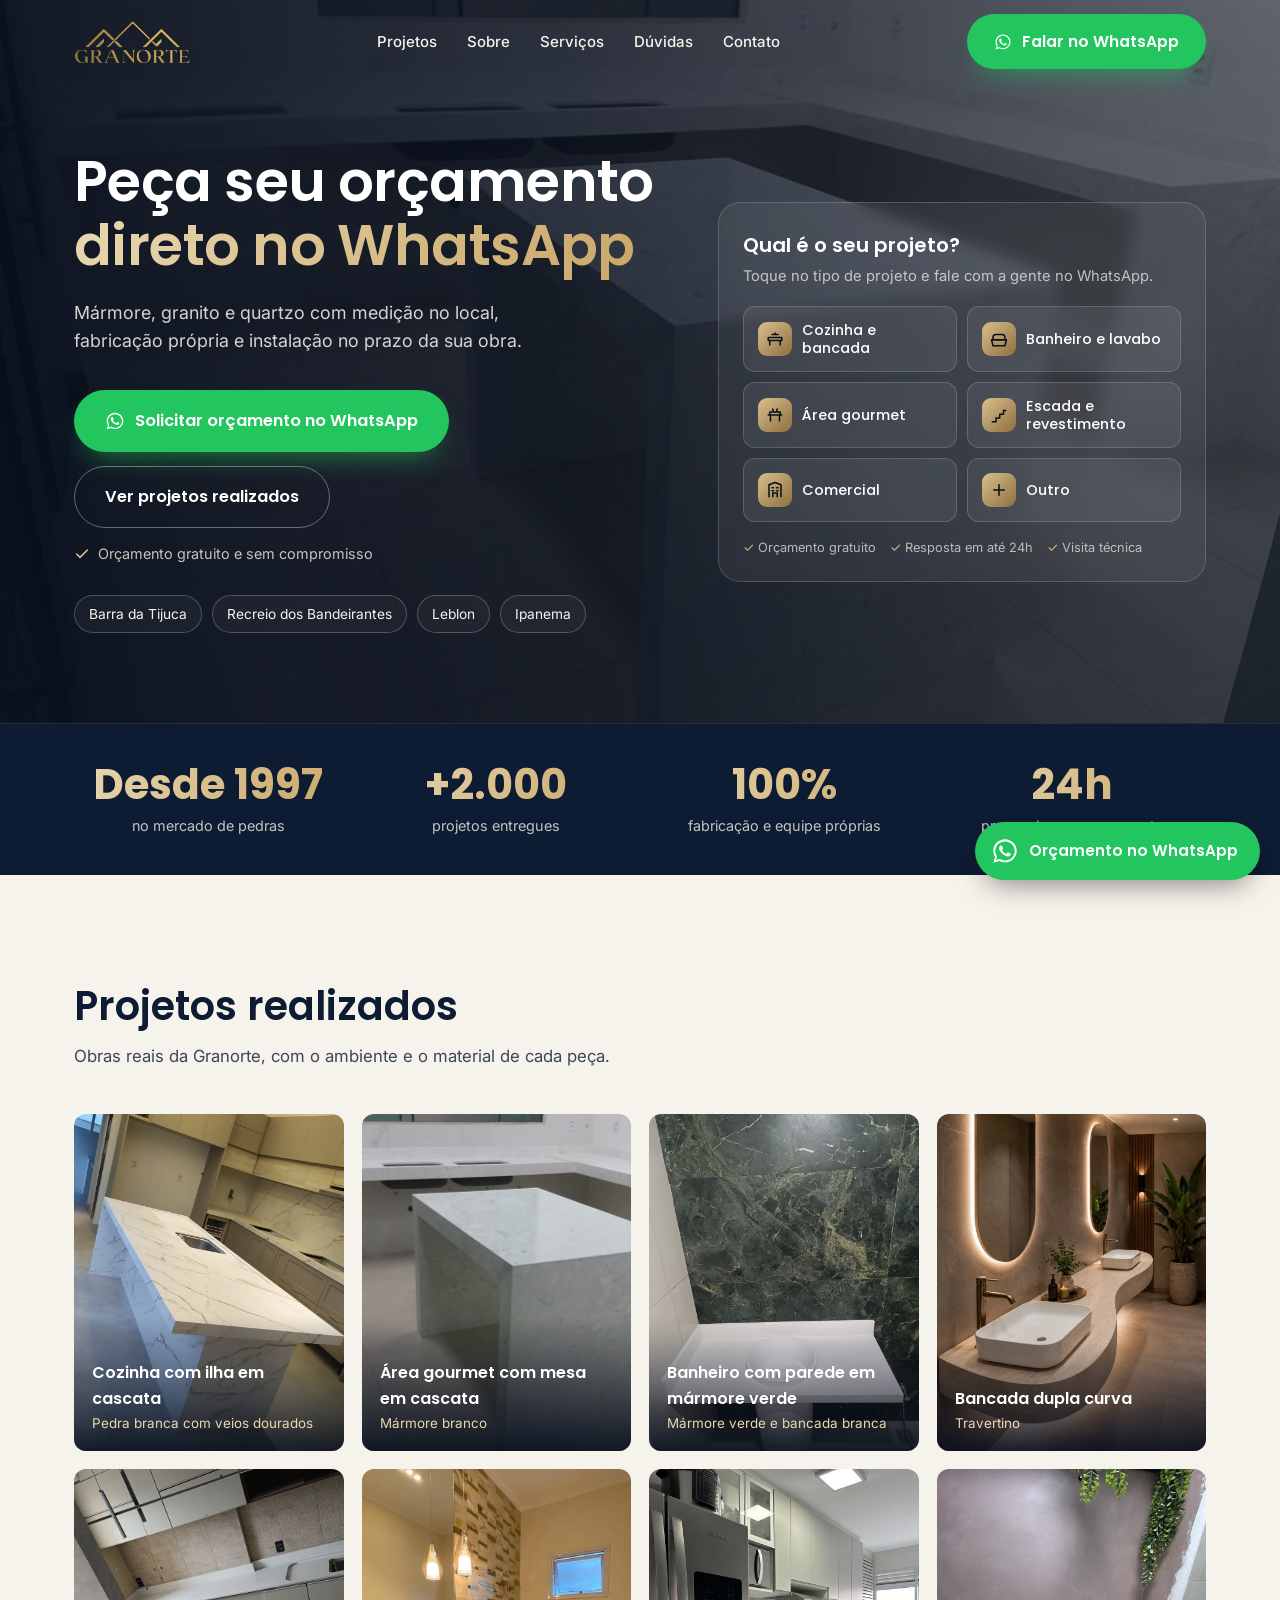
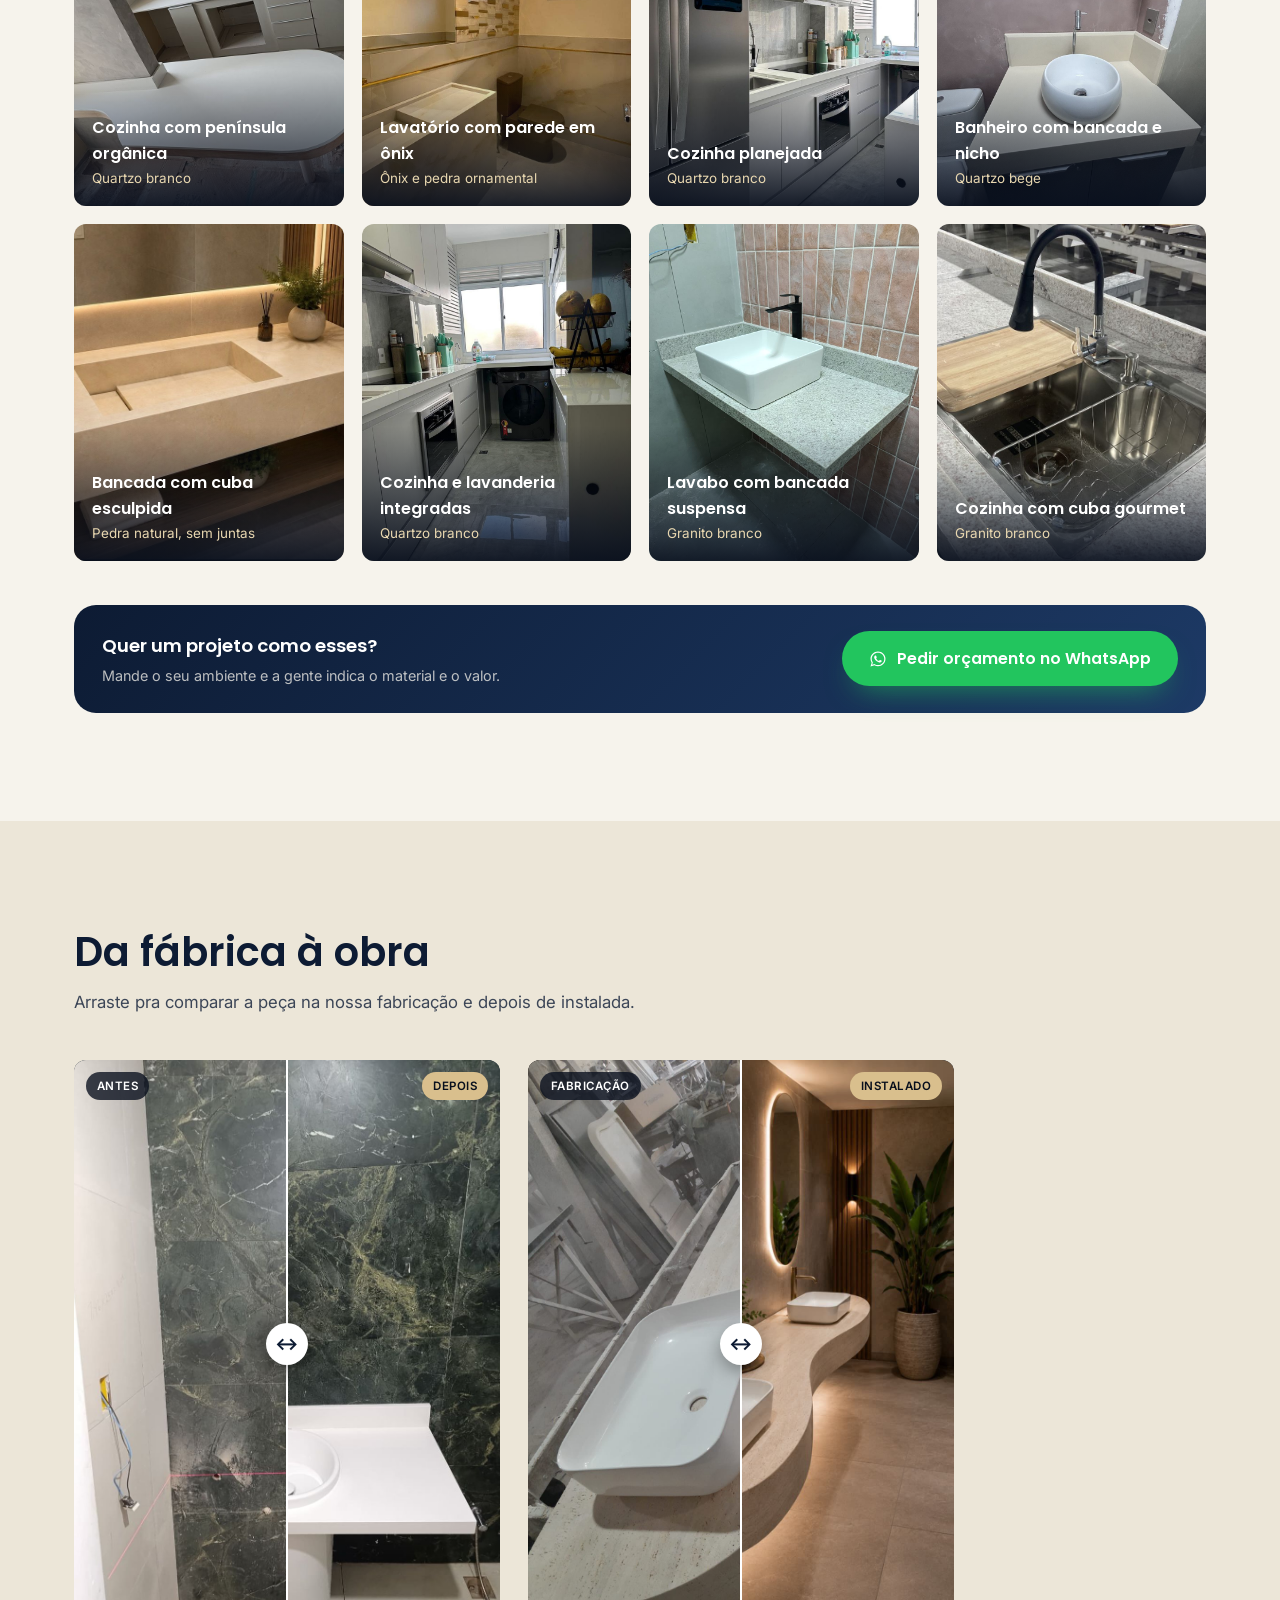
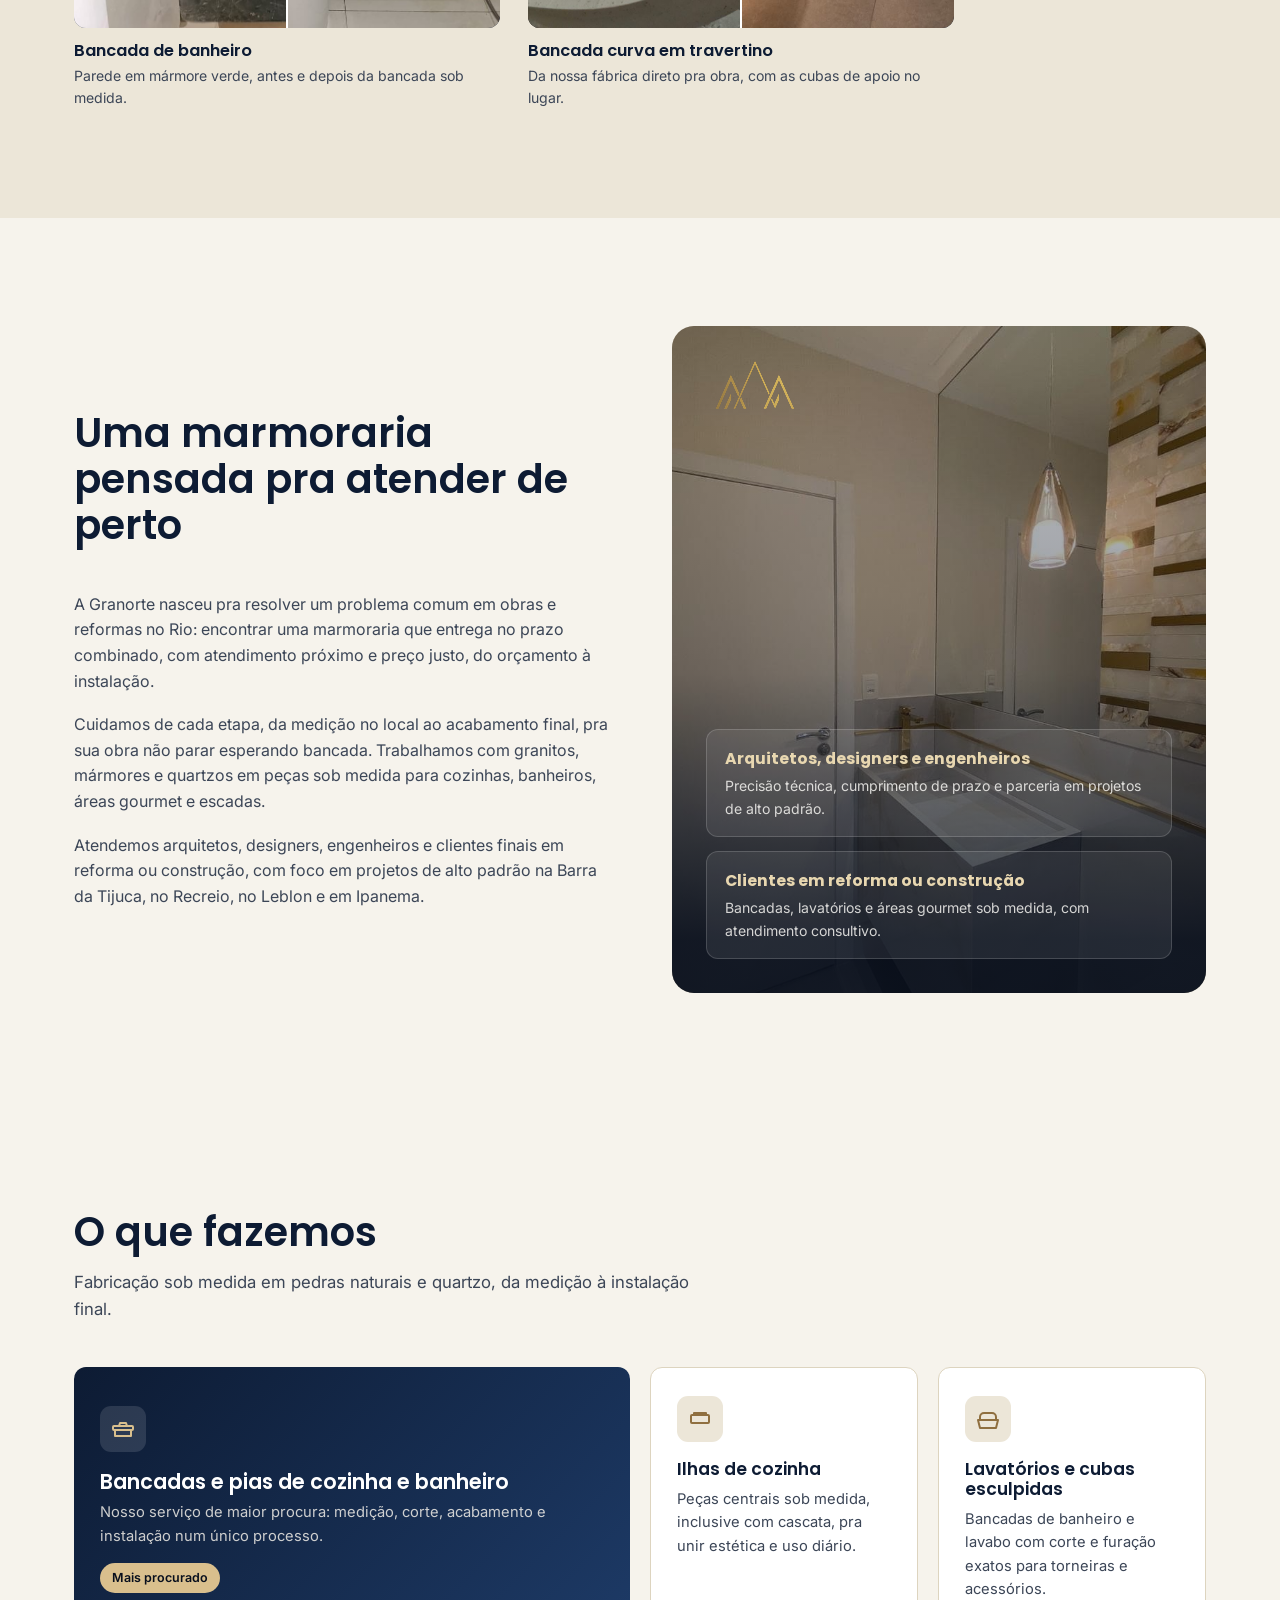
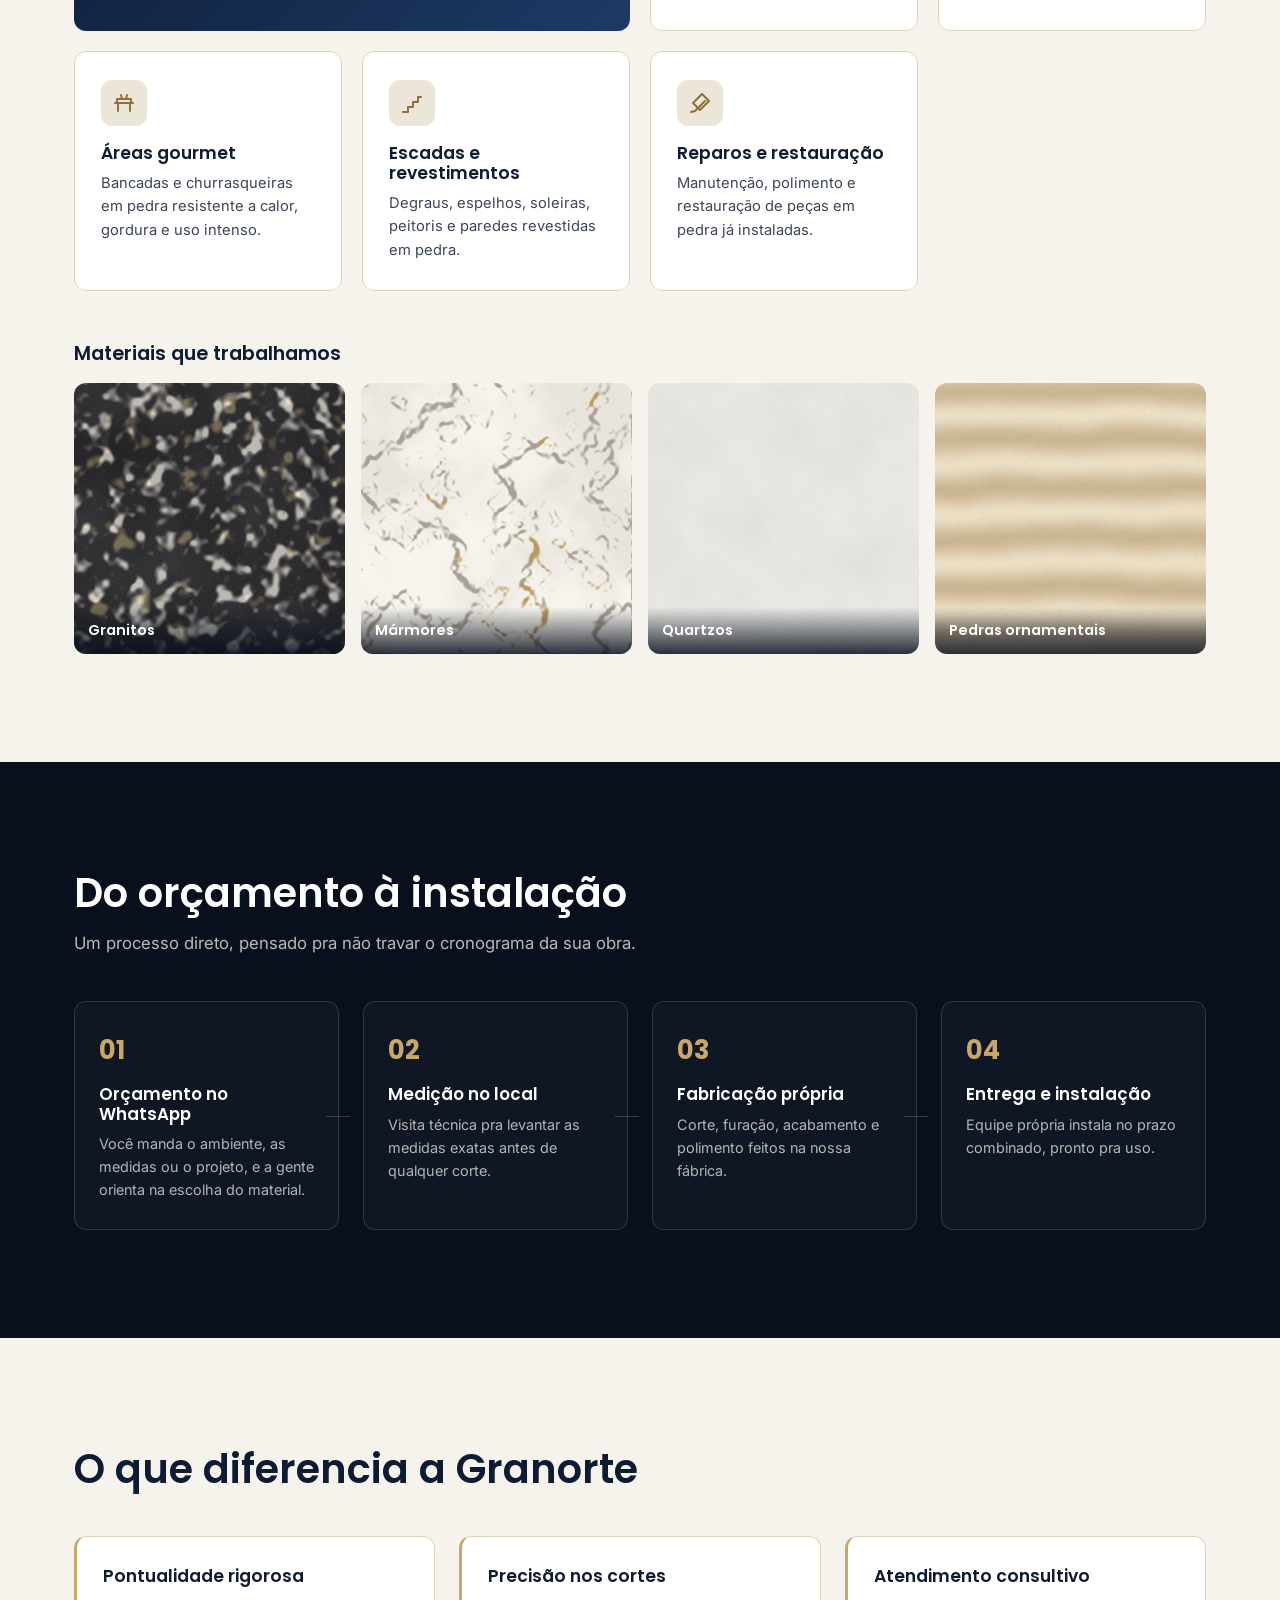
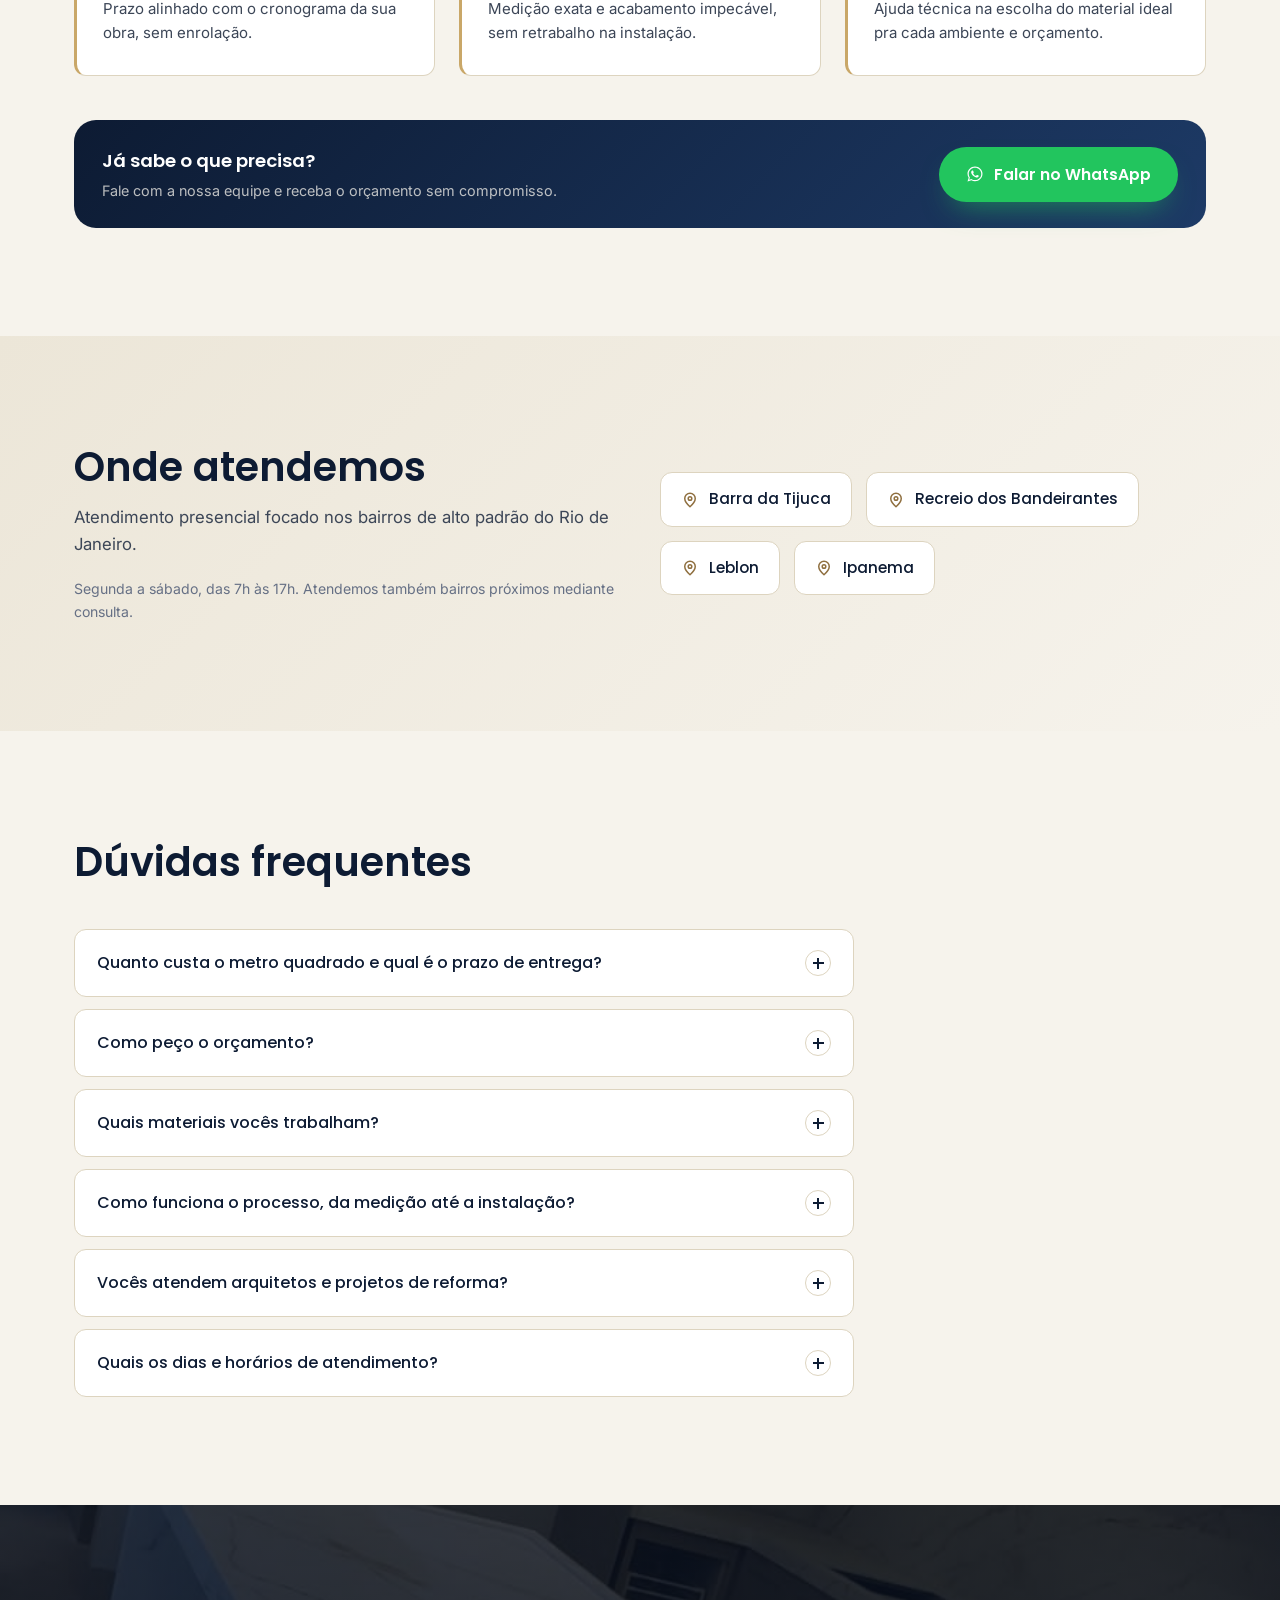
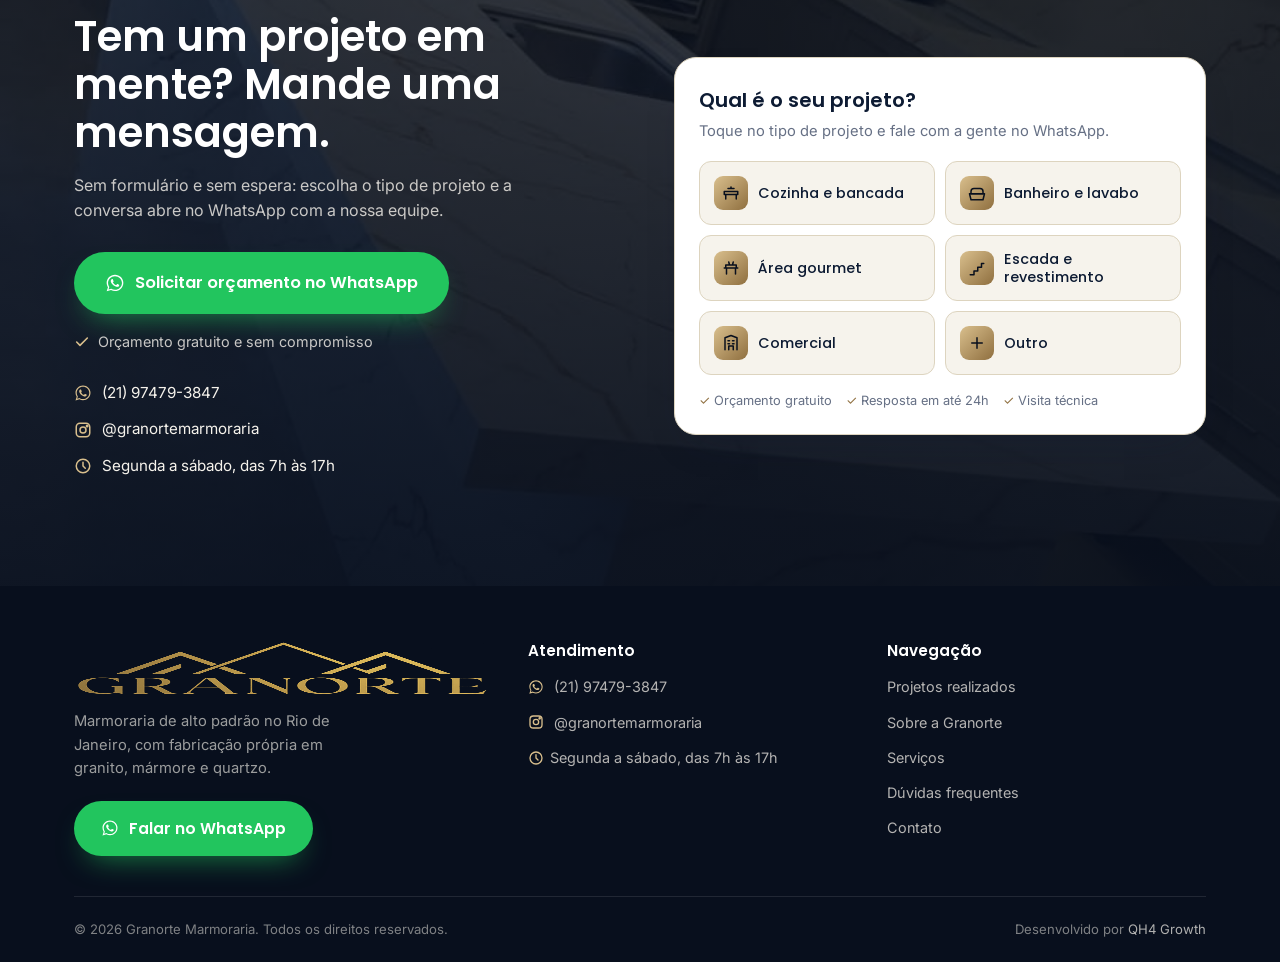
<file: index.html>
<!DOCTYPE html>
<html lang="pt-BR">
<head>
<meta charset="UTF-8">
<meta name="viewport" content="width=device-width, initial-scale=1.0">
<title>Granorte Marmoraria | Marmoraria de Alto Padrão no Rio de Janeiro</title>
<meta name="description" content="Peça seu orçamento direto no WhatsApp. Mármore, granito e quartzo com medição no local, fabricação própria e instalação no prazo da sua obra. Barra da Tijuca, Recreio, Leblon e Ipanema.">
<link rel="canonical" href="https://lp.granortemarmoraria.com.br/">

<!-- Favicons -->
<link rel="icon" type="image/x-icon" href="assets/img/favicon.ico">
<link rel="icon" type="image/png" sizes="32x32" href="assets/img/favicon-32.png">
<link rel="icon" type="image/png" sizes="16x16" href="assets/img/favicon-16.png">
<link rel="apple-touch-icon" sizes="180x180" href="assets/img/apple-touch-icon.png">
<link rel="manifest" href="site.webmanifest">
<meta name="theme-color" content="#0d1b33">

<!-- Open Graph -->
<meta property="og:type" content="website">
<meta property="og:site_name" content="Granorte Marmoraria">
<meta property="og:title" content="Granorte Marmoraria | Marmoraria de Alto Padrão no Rio de Janeiro">
<meta property="og:description" content="Bancadas, ilhas e projetos sob medida em granito, mármore e quartzo. Atendimento na Barra da Tijuca, Recreio, Leblon e Ipanema, com prazo rigoroso e acabamento impecável.">
<meta property="og:image" content="https://lp.granortemarmoraria.com.br/assets/img/og-image.jpg">
<meta property="og:image:width" content="1200">
<meta property="og:image:height" content="630">
<meta property="og:locale" content="pt_BR">
<meta property="og:url" content="https://lp.granortemarmoraria.com.br/">

<!-- Twitter Card -->
<meta name="twitter:card" content="summary_large_image">
<meta name="twitter:title" content="Granorte Marmoraria | Marmoraria de Alto Padrão no Rio de Janeiro">
<meta name="twitter:description" content="Bancadas, ilhas e projetos sob medida em granito, mármore e quartzo, com prazo rigoroso e acabamento impecável. Barra da Tijuca, Recreio, Leblon e Ipanema.">
<meta name="twitter:image" content="https://lp.granortemarmoraria.com.br/assets/img/og-image.jpg">

<meta name="robots" content="index, follow">
<meta name="geo.region" content="BR-RJ">
<meta name="geo.placename" content="Rio de Janeiro">

<!-- Preload hero assets -->
<link rel="preload" as="image" href="assets/img/projetos/hero-mobile.jpg" media="(max-width: 959px)" fetchpriority="high">
<link rel="preload" as="image" href="assets/img/projetos/hero-desktop.jpg" media="(min-width: 960px)" fetchpriority="high">
<link rel="preload" as="image" href="assets/img/logo-compact.png">

<!-- Fonts -->
<link rel="preconnect" href="https://fonts.googleapis.com">
<link rel="preconnect" href="https://fonts.gstatic.com" crossorigin>
<link href="https://fonts.googleapis.com/css2?family=Inter:wght@400;500;600;700&family=Poppins:wght@500;600;700&display=swap" rel="stylesheet">

<link rel="stylesheet" href="assets/css/style.css">

<!-- Google Tag Manager (substituir GTM-XXXXXXX pelo ID real do cliente) -->
<script>(function(w,d,s,l,i){w[l]=w[l]||[];w[l].push({'gtm.start':
new Date().getTime(),event:'gtm.js'});var f=d.getElementsByTagName(s)[0],
j=d.createElement(s),dl=l!='dataLayer'?'&l='+l:'';j.async=true;j.src=
'https://www.googletagmanager.com/gtm.js?id='+i+dl;f.parentNode.insertBefore(j,f);
})(window,document,'script','dataLayer','GTM-WQK8FV2B');</script>
<!-- End Google Tag Manager -->

<!-- JSON-LD: LocalBusiness -->
<script type="application/ld+json">
{
  "@context": "https://schema.org",
  "@type": "HomeAndConstructionBusiness",
  "name": "Granorte Marmoraria",
  "image": "https://lp.granortemarmoraria.com.br/assets/img/og-image.jpg",
  "url": "https://lp.granortemarmoraria.com.br/",
  "telephone": "+5521974793847",
  "priceRange": "$$$",
  "address": {
    "@type": "PostalAddress",
    "addressLocality": "Rio de Janeiro",
    "addressRegion": "RJ",
    "addressCountry": "BR"
  },
  "areaServed": [
    { "@type": "Place", "name": "Barra da Tijuca" },
    { "@type": "Place", "name": "Recreio dos Bandeirantes" },
    { "@type": "Place", "name": "Leblon" },
    { "@type": "Place", "name": "Ipanema" }
  ],
  "openingHoursSpecification": {
    "@type": "OpeningHoursSpecification",
    "dayOfWeek": ["Monday","Tuesday","Wednesday","Thursday","Friday","Saturday"],
    "opens": "07:00",
    "closes": "17:00"
  },
  "sameAs": ["https://www.instagram.com/granortemarmoraria/"]
}
</script>

<!-- JSON-LD: FAQPage -->
<script type="application/ld+json">
{
  "@context": "https://schema.org",
  "@type": "FAQPage",
  "mainEntity": [
    {
      "@type": "Question",
      "name": "Quanto custa o metro quadrado e qual é o prazo de entrega?",
      "acceptedAnswer": {
        "@type": "Answer",
        "text": "O valor do metro quadrado varia de acordo com o tipo de material, a espessura e o acabamento das bordas escolhido. Pra passar um orçamento exato, perguntamos se você já tem o projeto com as medidas ou prefere agendar uma medição no local, e qual é o ambiente (cozinha, banheiro ou área externa). Trabalhamos com prazos ágeis e entrega com medidas exatas e acabamento impecável."
      }
    },
    {
      "@type": "Question",
      "name": "Como peço o orçamento?",
      "acceptedAnswer": {
        "@type": "Answer",
        "text": "Direto pelo WhatsApp: toque em um dos botões da página e a conversa abre com a mensagem pronta. Se puder, mande fotos do ambiente, medidas aproximadas ou o projeto do arquiteto. O orçamento é gratuito e sem compromisso."
      }
    },
    {
      "@type": "Question",
      "name": "Quais materiais a Granorte trabalha?",
      "acceptedAnswer": {
        "@type": "Answer",
        "text": "Trabalhamos com granitos, mármores, quartzos e pedras ornamentais, sempre indicando o material mais adequado pro seu ambiente, uso e orçamento."
      }
    },
    {
      "@type": "Question",
      "name": "Como funciona o processo, da medição até a instalação?",
      "acceptedAnswer": {
        "@type": "Answer",
        "text": "O processo segue quatro etapas: orçamento pelo WhatsApp, medição no local, fabricação na nossa fábrica (corte, furação, acabamento e polimento) e, por fim, entrega e instalação pela nossa equipe."
      }
    },
    {
      "@type": "Question",
      "name": "A Granorte atende arquitetos e projetos de reforma?",
      "acceptedAnswer": {
        "@type": "Answer",
        "text": "Sim. Atendemos arquitetos, designers e engenheiros em projetos de alto padrão, e também clientes finais em reforma ou construção, sempre com atendimento consultivo na escolha do material."
      }
    },
    {
      "@type": "Question",
      "name": "Quais são os dias e horários de atendimento da Granorte?",
      "acceptedAnswer": {
        "@type": "Answer",
        "text": "Atendemos de segunda a sábado, das 7h às 17h."
      }
    }
  ]
}
</script>
</head>
<body>
<!-- Google Tag Manager (noscript) -->
<noscript><iframe src="https://www.googletagmanager.com/ns.html?id=GTM-WQK8FV2B"
height="0" width="0" style="display:none;visibility:hidden"></iframe></noscript>
<!-- End Google Tag Manager (noscript) -->

<!--
  CONTATO: não há formulário nesta página. Todo elemento com o atributo data-wa
  vira link direto pro WhatsApp (ver assets/js/script.js). O valor de data-wa é
  o tipo de projeto que entra na mensagem; data-cta identifica o ponto da página
  no evento "whatsapp_click" do dataLayer (GTM).
-->

<!-- ===================== HEADER ===================== -->
<header class="site-header" id="siteHeader">
  <div class="container">
    <a href="#topo" class="brand" aria-label="Granorte Marmoraria, página inicial">
      <img src="assets/img/logo-compact.png" alt="Granorte Marmoraria" width="775" height="280" style="height:42px;width:auto;">
    </a>

    <nav class="main-nav" aria-label="Navegação principal">
      <ul>
        <li><a href="#projetos">Projetos</a></li>
        <li><a href="#sobre">Sobre</a></li>
        <li><a href="#servicos">Serviços</a></li>
        <li><a href="#faq">Dúvidas</a></li>
        <li><a href="#contato">Contato</a></li>
      </ul>
    </nav>

    <div class="header-cta">
      <a href="https://wa.me/5521974793847" data-wa="" data-cta="header" class="btn btn-wa">
        <svg viewBox="0 0 24 24" fill="currentColor" aria-hidden="true"><path d="M12 2C6.48 2 2 6.34 2 11.68c0 1.94.58 3.75 1.58 5.28L2 22l5.2-1.53a10.4 10.4 0 0 0 4.8 1.2c5.52 0 10-4.34 10-9.99C22 6.34 17.52 2 12 2Zm0 18.15c-1.6 0-3.09-.44-4.36-1.2l-.31-.18-3.09.91.93-3-.2-.32a8.06 8.06 0 0 1-1.32-4.38c0-4.5 3.75-8.15 8.35-8.15s8.35 3.65 8.35 8.15-3.75 8.17-8.35 8.17Zm4.6-6.1c-.25-.13-1.48-.73-1.71-.81-.23-.09-.4-.13-.57.13-.17.25-.65.81-.8.98-.15.17-.29.19-.54.06-.25-.13-1.06-.39-2.02-1.24-.75-.66-1.25-1.48-1.4-1.73-.15-.25-.02-.38.11-.51.11-.11.25-.29.37-.44.12-.15.16-.25.25-.42.08-.17.04-.31-.02-.44-.06-.13-.57-1.36-.78-1.86-.2-.49-.41-.42-.57-.43h-.49c-.17 0-.44.06-.67.31-.23.25-.87.85-.87 2.06s.89 2.39 1.02 2.56c.13.17 1.75 2.67 4.25 3.74.59.26 1.06.41 1.42.53.6.19 1.14.16 1.57.1.48-.07 1.48-.6 1.69-1.19.21-.58.21-1.08.15-1.19-.06-.11-.23-.17-.48-.29Z"/></svg>
        Falar no WhatsApp
      </a>
      <button class="nav-toggle" id="navToggle" aria-label="Abrir menu" aria-expanded="false" aria-controls="mobileNav">
        <svg viewBox="0 0 24 24" fill="none" stroke="currentColor" stroke-width="2" stroke-linecap="round"><path d="M4 7h16M4 12h16M4 17h16"/></svg>
      </button>
    </div>
  </div>
</header>

<div class="mobile-nav" id="mobileNav">
  <div class="mobile-nav-top">
    <img src="assets/img/logo-compact.png" alt="Granorte Marmoraria" width="775" height="280" style="height:36px;width:auto;">
    <button class="mobile-nav-close" id="navClose" aria-label="Fechar menu">
      <svg viewBox="0 0 24 24" fill="none" stroke="currentColor" stroke-width="2" stroke-linecap="round"><path d="M6 6l12 12M18 6L6 18"/></svg>
    </button>
  </div>
  <ul>
    <li><a href="#projetos">Projetos</a></li>
    <li><a href="#sobre">Sobre</a></li>
    <li><a href="#servicos">Serviços</a></li>
    <li><a href="#faq">Dúvidas</a></li>
    <li><a href="#contato">Contato</a></li>
  </ul>
  <a href="https://wa.me/5521974793847" data-wa="" data-cta="menu-mobile" class="btn btn-wa btn-block">
    <svg viewBox="0 0 24 24" fill="currentColor" aria-hidden="true"><path d="M12 2C6.48 2 2 6.34 2 11.68c0 1.94.58 3.75 1.58 5.28L2 22l5.2-1.53a10.4 10.4 0 0 0 4.8 1.2c5.52 0 10-4.34 10-9.99C22 6.34 17.52 2 12 2Zm0 18.15c-1.6 0-3.09-.44-4.36-1.2l-.31-.18-3.09.91.93-3-.2-.32a8.06 8.06 0 0 1-1.32-4.38c0-4.5 3.75-8.15 8.35-8.15s8.35 3.65 8.35 8.15-3.75 8.17-8.35 8.17Zm4.6-6.1c-.25-.13-1.48-.73-1.71-.81-.23-.09-.4-.13-.57.13-.17.25-.65.81-.8.98-.15.17-.29.19-.54.06-.25-.13-1.06-.39-2.02-1.24-.75-.66-1.25-1.48-1.4-1.73-.15-.25-.02-.38.11-.51.11-.11.25-.29.37-.44.12-.15.16-.25.25-.42.08-.17.04-.31-.02-.44-.06-.13-.57-1.36-.78-1.86-.2-.49-.41-.42-.57-.43h-.49c-.17 0-.44.06-.67.31-.23.25-.87.85-.87 2.06s.89 2.39 1.02 2.56c.13.17 1.75 2.67 4.25 3.74.59.26 1.06.41 1.42.53.6.19 1.14.16 1.57.1.48-.07 1.48-.6 1.69-1.19.21-.58.21-1.08.15-1.19-.06-.11-.23-.17-.48-.29Z"/></svg>
    Solicitar orçamento no WhatsApp
  </a>
</div>

<main id="topo">

  <!-- ===================== HERO ===================== -->
  <section class="hero">
    <div class="hero-bg" aria-hidden="true">
      <picture>
        <source media="(max-width: 959px)" srcset="assets/img/projetos/hero-mobile.jpg">
        <img src="assets/img/projetos/hero-desktop.jpg" alt="" width="1280" height="720" fetchpriority="high">
      </picture>
    </div>
    <div class="container">
      <div class="hero-copy">
        <h1>Peça seu orçamento <em>direto no WhatsApp</em></h1>
        <p class="lede">Mármore, granito e quartzo com medição no local, fabricação própria e instalação no prazo da sua obra.</p>
        <div class="hero-cta-row">
          <a href="https://wa.me/5521974793847" data-wa="" data-cta="hero" class="btn btn-wa btn-lg">
            <svg viewBox="0 0 24 24" fill="currentColor" aria-hidden="true"><path d="M12 2C6.48 2 2 6.34 2 11.68c0 1.94.58 3.75 1.58 5.28L2 22l5.2-1.53a10.4 10.4 0 0 0 4.8 1.2c5.52 0 10-4.34 10-9.99C22 6.34 17.52 2 12 2Zm0 18.15c-1.6 0-3.09-.44-4.36-1.2l-.31-.18-3.09.91.93-3-.2-.32a8.06 8.06 0 0 1-1.32-4.38c0-4.5 3.75-8.15 8.35-8.15s8.35 3.65 8.35 8.15-3.75 8.17-8.35 8.17Zm4.6-6.1c-.25-.13-1.48-.73-1.71-.81-.23-.09-.4-.13-.57.13-.17.25-.65.81-.8.98-.15.17-.29.19-.54.06-.25-.13-1.06-.39-2.02-1.24-.75-.66-1.25-1.48-1.4-1.73-.15-.25-.02-.38.11-.51.11-.11.25-.29.37-.44.12-.15.16-.25.25-.42.08-.17.04-.31-.02-.44-.06-.13-.57-1.36-.78-1.86-.2-.49-.41-.42-.57-.43h-.49c-.17 0-.44.06-.67.31-.23.25-.87.85-.87 2.06s.89 2.39 1.02 2.56c.13.17 1.75 2.67 4.25 3.74.59.26 1.06.41 1.42.53.6.19 1.14.16 1.57.1.48-.07 1.48-.6 1.69-1.19.21-.58.21-1.08.15-1.19-.06-.11-.23-.17-.48-.29Z"/></svg>
            Solicitar orçamento no WhatsApp
          </a>
          <a href="#projetos" class="btn btn-outline-light btn-lg">Ver projetos realizados</a>
        </div>
        <p class="cta-note">
          <svg viewBox="0 0 24 24" fill="none" stroke="currentColor" stroke-width="2.4" stroke-linecap="round" stroke-linejoin="round" aria-hidden="true"><path d="M4 12l5 5L20 6"/></svg>
          Orçamento gratuito e sem compromisso
        </p>
        <div class="hero-tags">
          <span>Barra da Tijuca</span>
          <span>Recreio dos Bandeirantes</span>
          <span>Leblon</span>
          <span>Ipanema</span>
        </div>
      </div>

      <div class="picker">
        <p class="picker-title">Qual é o seu projeto?</p>
        <p class="picker-sub">Toque no tipo de projeto e fale com a gente no WhatsApp.</p>
        <div class="picker-grid">
          <a href="https://wa.me/5521974793847" data-wa="Cozinha e bancada" data-cta="hero-tipo-projeto" class="picker-opt">
            <span class="ico"><svg viewBox="0 0 24 24" fill="none" stroke="currentColor" stroke-width="2" stroke-linecap="round" stroke-linejoin="round" aria-hidden="true"><path d="M3 10h18v4H3Z"/><path d="M5 14v6M19 14v6M8 6h8M12 6V4"/></svg></span>
            Cozinha e bancada
          </a>
          <a href="https://wa.me/5521974793847" data-wa="Banheiro e lavabo" data-cta="hero-tipo-projeto" class="picker-opt">
            <span class="ico"><svg viewBox="0 0 24 24" fill="none" stroke="currentColor" stroke-width="2" stroke-linecap="round" stroke-linejoin="round" aria-hidden="true"><path d="M4 10a4 4 0 0 1 4-4h8a4 4 0 0 1 4 4v3H4Z"/><path d="M2 13h20l-2 8H4Z"/></svg></span>
            Banheiro e lavabo
          </a>
          <a href="https://wa.me/5521974793847" data-wa="Área gourmet" data-cta="hero-tipo-projeto" class="picker-opt">
            <span class="ico"><svg viewBox="0 0 24 24" fill="none" stroke="currentColor" stroke-width="2" stroke-linecap="round" stroke-linejoin="round" aria-hidden="true"><path d="M3 12h18M5 12V8h14v4M6 12v8M18 12v8M9 4l1 4M15 4l-1 4"/></svg></span>
            Área gourmet
          </a>
          <a href="https://wa.me/5521974793847" data-wa="Escada e revestimento" data-cta="hero-tipo-projeto" class="picker-opt">
            <span class="ico"><svg viewBox="0 0 24 24" fill="none" stroke="currentColor" stroke-width="2" stroke-linecap="round" stroke-linejoin="round" aria-hidden="true"><path d="M3 21h5v-5h5v-5h5V6h3"/></svg></span>
            Escada e revestimento
          </a>
          <a href="https://wa.me/5521974793847" data-wa="Comercial" data-cta="hero-tipo-projeto" class="picker-opt">
            <span class="ico"><svg viewBox="0 0 24 24" fill="none" stroke="currentColor" stroke-width="2" stroke-linecap="round" stroke-linejoin="round" aria-hidden="true"><path d="M4 21V5l8-3 8 3v16M9 21v-5h6v5M8 9h2M14 9h2M8 13h2M14 13h2"/></svg></span>
            Comercial
          </a>
          <a href="https://wa.me/5521974793847" data-wa="Outro" data-cta="hero-tipo-projeto" class="picker-opt">
            <span class="ico"><svg viewBox="0 0 24 24" fill="none" stroke="currentColor" stroke-width="2" stroke-linecap="round" stroke-linejoin="round" aria-hidden="true"><path d="M12 5v14M5 12h14"/></svg></span>
            Outro
          </a>
        </div>
        <div class="picker-foot">
          <span>Orçamento gratuito</span>
          <span>Resposta em até 24h</span>
          <span>Visita técnica</span>
        </div>
      </div>
    </div>
    <img src="assets/img/mark-source.png" alt="" class="hero-mark" aria-hidden="true" loading="lazy">
  </section>

  <!-- ===================== NÚMEROS ===================== -->
  <!-- Números informados pela Granorte (mesmos do site lp.granortemarmoraria.com.br). Revisar com o cliente antes de alterar. -->
  <section class="stats" aria-label="A Granorte em números">
    <div class="container stats-grid">
      <div class="stat"><strong>Desde 1997</strong><span>no mercado de pedras</span></div>
      <div class="stat"><strong>+2.000</strong><span>projetos entregues</span></div>
      <div class="stat"><strong>100%</strong><span>fabricação e equipe próprias</span></div>
      <div class="stat"><strong>24h</strong><span>pra receber seu orçamento</span></div>
    </div>
  </section>

  <!-- ===================== PROJETOS ===================== -->
  <section class="projects section-pad" id="projetos">
    <div class="container">
      <div class="section-head">
        <h2>Projetos realizados</h2>
        <p>Obras reais da Granorte, com o ambiente e o material de cada peça.</p>
      </div>

      <div class="gallery-grid">
        <figure class="gallery-card">
          <img src="assets/img/projetos/cozinha-ilha-cascata-calacatta.jpg" alt="Ilha em cascata com bancada e frontão no mesmo material branco com veios dourados, executada pela Granorte" width="899" height="1599" loading="lazy">
          
          <figcaption><strong>Cozinha com ilha em cascata</strong><span>Pedra branca com veios dourados</span></figcaption>
        </figure>
        <figure class="gallery-card">
          <img src="assets/img/projetos/area-gourmet-marmore-branco.jpg" alt="Área gourmet com bancada em L e mesa em cascata de mármore branco" width="1200" height="675" loading="lazy">
          
          <figcaption><strong>Área gourmet com mesa em cascata</strong><span>Mármore branco</span></figcaption>
        </figure>
        <figure class="gallery-card">
          <img src="assets/img/projetos/banheiro-marmore-verde-depois.jpg" alt="Banheiro com parede revestida em mármore verde e bancada branca com cuba redonda" width="903" height="1200" loading="lazy">
          
          <figcaption><strong>Banheiro com parede em mármore verde</strong><span>Mármore verde e bancada branca</span></figcaption>
        </figure>
        <figure class="gallery-card">
          <img src="assets/img/gallery/travertino-instalado.jpg" alt="Bancada dupla curva em travertino com cubas de apoio, instalada pela Granorte" width="960" height="1280" loading="lazy">
          
          <figcaption><strong>Bancada dupla curva</strong><span>Travertino</span></figcaption>
        </figure>
        <figure class="gallery-card">
          <img src="assets/img/projetos/cozinha-peninsula-quartzo.jpg" alt="Cozinha com bancada e península de ponta arredondada em quartzo branco" width="1200" height="904" loading="lazy">
          
          <figcaption><strong>Cozinha com península orgânica</strong><span>Quartzo branco</span></figcaption>
        </figure>
        <figure class="gallery-card">
          <img src="assets/img/gallery/onix-lavatorio-01.jpg" alt="Lavatório em pedra ornamental com parede em ônix e metais dourados" width="960" height="960" loading="lazy">
          
          <figcaption><strong>Lavatório com parede em ônix</strong><span>Ônix e pedra ornamental</span></figcaption>
        </figure>
        <figure class="gallery-card">
          <img src="assets/img/projetos/cozinha-quartzo-branco.jpg" alt="Cozinha planejada com bancada em quartzo branco e cooktop" width="900" height="1200" loading="lazy">
          
          <figcaption><strong>Cozinha planejada</strong><span>Quartzo branco</span></figcaption>
        </figure>
        <figure class="gallery-card">
          <img src="assets/img/projetos/banheiro-quartzo-bege.jpg" alt="Banheiro com bancada em quartzo bege e cuba de apoio" width="900" height="1200" loading="lazy">
          
          <figcaption><strong>Banheiro com bancada e nicho</strong><span>Quartzo bege</span></figcaption>
        </figure>
        <figure class="gallery-card">
          <img src="assets/img/gallery/cuba-esculpida-instalado.jpg" alt="Bancada com cuba esculpida na própria peça, instalada em banheiro" width="919" height="722" loading="lazy">
          
          <figcaption><strong>Bancada com cuba esculpida</strong><span>Pedra natural, sem juntas</span></figcaption>
        </figure>
        <figure class="gallery-card">
          <img src="assets/img/projetos/cozinha-lavanderia-quartzo.jpg" alt="Cozinha integrada à lavanderia com bancadas em quartzo branco" width="900" height="1200" loading="lazy">
          
          <figcaption><strong>Cozinha e lavanderia integradas</strong><span>Quartzo branco</span></figcaption>
        </figure>
        <figure class="gallery-card">
          <img src="assets/img/projetos/lavabo-granito-branco.jpg" alt="Lavabo com bancada suspensa em granito branco e cuba de apoio" width="904" height="1200" loading="lazy">
          
          <figcaption><strong>Lavabo com bancada suspensa</strong><span>Granito branco</span></figcaption>
        </figure>
        <figure class="gallery-card">
          <img src="assets/img/projetos/cozinha-granito-cuba-gourmet.jpg" alt="Bancada de cozinha em granito branco com cuba gourmet de inox" width="675" height="1200" loading="lazy">
          
          <figcaption><strong>Cozinha com cuba gourmet</strong><span>Granito branco</span></figcaption>
        </figure>
      </div>

      <div class="cta-inline">
        <p>Quer um projeto como esses?<small>Mande o seu ambiente e a gente indica o material e o valor.</small></p>
        <a href="https://wa.me/5521974793847" data-wa="" data-cta="projetos" class="btn btn-wa">
          <svg viewBox="0 0 24 24" fill="currentColor" aria-hidden="true"><path d="M12 2C6.48 2 2 6.34 2 11.68c0 1.94.58 3.75 1.58 5.28L2 22l5.2-1.53a10.4 10.4 0 0 0 4.8 1.2c5.52 0 10-4.34 10-9.99C22 6.34 17.52 2 12 2Zm0 18.15c-1.6 0-3.09-.44-4.36-1.2l-.31-.18-3.09.91.93-3-.2-.32a8.06 8.06 0 0 1-1.32-4.38c0-4.5 3.75-8.15 8.35-8.15s8.35 3.65 8.35 8.15-3.75 8.17-8.35 8.17Zm4.6-6.1c-.25-.13-1.48-.73-1.71-.81-.23-.09-.4-.13-.57.13-.17.25-.65.81-.8.98-.15.17-.29.19-.54.06-.25-.13-1.06-.39-2.02-1.24-.75-.66-1.25-1.48-1.4-1.73-.15-.25-.02-.38.11-.51.11-.11.25-.29.37-.44.12-.15.16-.25.25-.42.08-.17.04-.31-.02-.44-.06-.13-.57-1.36-.78-1.86-.2-.49-.41-.42-.57-.43h-.49c-.17 0-.44.06-.67.31-.23.25-.87.85-.87 2.06s.89 2.39 1.02 2.56c.13.17 1.75 2.67 4.25 3.74.59.26 1.06.41 1.42.53.6.19 1.14.16 1.57.1.48-.07 1.48-.6 1.69-1.19.21-.58.21-1.08.15-1.19-.06-.11-.23-.17-.48-.29Z"/></svg>
          Pedir orçamento no WhatsApp
        </a>
      </div>
    </div>
  </section>

  <!-- ===================== ANTES E DEPOIS ===================== -->
  <section class="ba-section section-pad" id="antes-depois">
    <div class="container">
      <div class="section-head">
        <h2>Da fábrica à obra</h2>
        <p>Arraste pra comparar a peça na nossa fabricação e depois de instalada.</p>
      </div>

      <div class="ba-grid">
        <div class="ba-item">
          <div class="ba">
            <img src="assets/img/projetos/banheiro-marmore-verde-depois.jpg" alt="Mesma parede com a bancada branca e a cuba instaladas" width="903" height="1200" loading="lazy" class="ba-after">
            <img src="assets/img/projetos/banheiro-marmore-verde-antes.jpg" alt="Parede em mármore verde antes da instalação da bancada" width="903" height="1200" loading="lazy" class="ba-before">
            <span class="ba-label is-before">Antes</span>
            <span class="ba-label is-after">Depois</span>
            <input type="range" min="0" max="100" value="50" aria-label="Comparar bancada de banheiro: antes e depois">
            <span class="ba-handle"></span>
          </div>
          <h3>Bancada de banheiro</h3>
          <p>Parede em mármore verde, antes e depois da bancada sob medida.</p>
        </div>
        <div class="ba-item">
          <div class="ba">
            <img src="assets/img/gallery/travertino-instalado.jpg" alt="Bancada curva em travertino instalada no banheiro" width="960" height="1280" loading="lazy" class="ba-after">
            <img src="assets/img/gallery/travertino-fabrica.jpg" alt="Bancada curva em travertino sendo finalizada na fábrica da Granorte" width="960" height="1280" loading="lazy" class="ba-before">
            <span class="ba-label is-before">Fabricação</span>
            <span class="ba-label is-after">Instalado</span>
            <input type="range" min="0" max="100" value="50" aria-label="Comparar bancada curva em travertino: fabricação e instalado">
            <span class="ba-handle"></span>
          </div>
          <h3>Bancada curva em travertino</h3>
          <p>Da nossa fábrica direto pra obra, com as cubas de apoio no lugar.</p>
        </div>
      </div>
    </div>
  </section>

  <!-- ===================== DEPOIMENTOS ===================== -->
  <!-- Depoimentos: aguardando depoimentos reais enviados pelo cliente (ver README do PR). -->

  <!-- ===================== SOBRE ===================== -->
  <section class="about section-pad" id="sobre">
    <div class="container about-grid">
      <div class="about-copy">
        <div class="section-head">
          <h2>Uma marmoraria pensada pra atender de perto</h2>
        </div>
        <p>A Granorte nasceu pra resolver um problema comum em obras e reformas no Rio: encontrar uma marmoraria que entrega no prazo combinado, com atendimento próximo e preço justo, do orçamento à instalação.</p>
        <p>Cuidamos de cada etapa, da medição no local ao acabamento final, pra sua obra não parar esperando bancada. Trabalhamos com granitos, mármores e quartzos em peças sob medida para cozinhas, banheiros, áreas gourmet e escadas.</p>
        <p>Atendemos arquitetos, designers, engenheiros e clientes finais em reforma ou construção, com foco em projetos de alto padrão na Barra da Tijuca, no Recreio, no Leblon e em Ipanema.</p>
      </div>

      <div class="about-visual">
        <img src="assets/img/gallery/onix-lavatorio-02.jpg" alt="Bancada de lavatório em pedra com torneira dourada e parede em ônix" width="960" height="960" class="about-photo" loading="lazy">
        <div class="about-visual-inner">
          <div class="about-visual-mark">
            <img src="assets/img/mark-source.png" alt="" width="220" height="49" loading="lazy">
          </div>
          <div class="about-audience">
            <div class="aud-card">
              <strong>Arquitetos, designers e engenheiros</strong>
              <p>Precisão técnica, cumprimento de prazo e parceria em projetos de alto padrão.</p>
            </div>
            <div class="aud-card">
              <strong>Clientes em reforma ou construção</strong>
              <p>Bancadas, lavatórios e áreas gourmet sob medida, com atendimento consultivo.</p>
            </div>
          </div>
        </div>
      </div>
    </div>
  </section>

  <!-- ===================== SERVIÇOS ===================== -->
  <section class="services section-pad" id="servicos">
    <div class="container">
      <div class="section-head">
        <h2>O que fazemos</h2>
        <p>Fabricação sob medida em pedras naturais e quartzo, da medição à instalação final.</p>
      </div>

      <div class="service-grid">
        <div class="service-card featured">
          <span class="ico"><svg viewBox="0 0 24 24" fill="none" stroke="currentColor" stroke-width="2" stroke-linecap="round" stroke-linejoin="round"><rect x="2" y="9" width="20" height="4" rx="1"/><path d="M4 13v6h16v-6M9 6h6l1 3H8Z"/></svg></span>
          <h3>Bancadas e pias de cozinha e banheiro</h3>
          <p>Nosso serviço de maior procura: medição, corte, acabamento e instalação num único processo.</p>
          <span class="tag">Mais procurado</span>
        </div>

        <div class="service-card">
          <span class="ico"><svg viewBox="0 0 24 24" fill="none" stroke="currentColor" stroke-width="2" stroke-linecap="round" stroke-linejoin="round"><rect x="3" y="8" width="18" height="8" rx="1"/><path d="M6 8V6h12v2"/></svg></span>
          <h3>Ilhas de cozinha</h3>
          <p>Peças centrais sob medida, inclusive com cascata, pra unir estética e uso diário.</p>
        </div>

        <div class="service-card">
          <span class="ico"><svg viewBox="0 0 24 24" fill="none" stroke="currentColor" stroke-width="2" stroke-linecap="round" stroke-linejoin="round"><path d="M4 10a4 4 0 0 1 4-4h8a4 4 0 0 1 4 4v3H4Z"/><path d="M2 13h20l-2 8H4Z"/></svg></span>
          <h3>Lavatórios e cubas esculpidas</h3>
          <p>Bancadas de banheiro e lavabo com corte e furação exatos para torneiras e acessórios.</p>
        </div>

        <div class="service-card">
          <span class="ico"><svg viewBox="0 0 24 24" fill="none" stroke="currentColor" stroke-width="2" stroke-linecap="round" stroke-linejoin="round"><path d="M3 12h18M5 12V8h14v4M6 12v8M18 12v8M9 4l1 4M15 4l-1 4"/></svg></span>
          <h3>Áreas gourmet</h3>
          <p>Bancadas e churrasqueiras em pedra resistente a calor, gordura e uso intenso.</p>
        </div>

        <div class="service-card">
          <span class="ico"><svg viewBox="0 0 24 24" fill="none" stroke="currentColor" stroke-width="2" stroke-linecap="round" stroke-linejoin="round"><path d="M3 21h5v-5h5v-5h5V6h3"/></svg></span>
          <h3>Escadas e revestimentos</h3>
          <p>Degraus, espelhos, soleiras, peitoris e paredes revestidas em pedra.</p>
        </div>

        <div class="service-card">
          <span class="ico"><svg viewBox="0 0 24 24" fill="none" stroke="currentColor" stroke-width="2" stroke-linecap="round" stroke-linejoin="round"><path d="M14 3l7 7-9 9-7-7Z"/><path d="M3 21l4-1 10-10"/></svg></span>
          <h3>Reparos e restauração</h3>
          <p>Manutenção, polimento e restauração de peças em pedra já instaladas.</p>
        </div>
      </div>

      <div class="materials">
        <h3>Materiais que trabalhamos</h3>
        <div class="material-grid">
          <div class="material-card">
            <img src="assets/img/material-granito.jpg" alt="Textura de granito trabalhado pela Granorte Marmoraria" width="640" height="640" loading="lazy">
            <span>Granitos</span>
          </div>
          <div class="material-card">
            <img src="assets/img/material-marmore.jpg" alt="Textura de mármore trabalhado pela Granorte Marmoraria" width="640" height="640" loading="lazy">
            <span>Mármores</span>
          </div>
          <div class="material-card">
            <img src="assets/img/material-quartzo.jpg" alt="Textura de quartzo trabalhado pela Granorte Marmoraria" width="640" height="640" loading="lazy">
            <span>Quartzos</span>
          </div>
          <div class="material-card">
            <img src="assets/img/material-pedra.jpg" alt="Textura de pedra ornamental trabalhada pela Granorte Marmoraria" width="640" height="640" loading="lazy">
            <span>Pedras ornamentais</span>
          </div>
        </div>
      </div>
    </div>
  </section>

  <!-- ===================== PROCESSO ===================== -->
  <section class="process section-pad">
    <div class="container">
      <div class="section-head">
        <h2>Do orçamento à instalação</h2>
        <p>Um processo direto, pensado pra não travar o cronograma da sua obra.</p>
      </div>

      <div class="process-grid">
        <div class="process-step">
          <div class="step-index">01</div>
          <h3>Orçamento no WhatsApp</h3>
          <p>Você manda o ambiente, as medidas ou o projeto, e a gente orienta na escolha do material.</p>
        </div>
        <div class="process-step">
          <div class="step-index">02</div>
          <h3>Medição no local</h3>
          <p>Visita técnica pra levantar as medidas exatas antes de qualquer corte.</p>
        </div>
        <div class="process-step">
          <div class="step-index">03</div>
          <h3>Fabricação própria</h3>
          <p>Corte, furação, acabamento e polimento feitos na nossa fábrica.</p>
        </div>
        <div class="process-step">
          <div class="step-index">04</div>
          <h3>Entrega e instalação</h3>
          <p>Equipe própria instala no prazo combinado, pronto pra uso.</p>
        </div>
      </div>
    </div>
  </section>

  <!-- ===================== DIFERENCIAIS ===================== -->
  <section class="differentiators section-pad" id="diferenciais">
    <div class="container">
      <div class="section-head">
        <h2>O que diferencia a Granorte</h2>
      </div>

      <div class="diff-grid">
        <div class="diff-card">
          <h3>Pontualidade rigorosa</h3>
          <p>Prazo alinhado com o cronograma da sua obra, sem enrolação.</p>
        </div>
        <div class="diff-card">
          <h3>Precisão nos cortes</h3>
          <p>Medição exata e acabamento impecável, sem retrabalho na instalação.</p>
        </div>
        <div class="diff-card">
          <h3>Atendimento consultivo</h3>
          <p>Ajuda técnica na escolha do material ideal pra cada ambiente e orçamento.</p>
        </div>
      </div>

      <div class="cta-inline">
        <p>Já sabe o que precisa?<small>Fale com a nossa equipe e receba o orçamento sem compromisso.</small></p>
        <a href="https://wa.me/5521974793847" data-wa="" data-cta="diferenciais" class="btn btn-wa">
          <svg viewBox="0 0 24 24" fill="currentColor" aria-hidden="true"><path d="M12 2C6.48 2 2 6.34 2 11.68c0 1.94.58 3.75 1.58 5.28L2 22l5.2-1.53a10.4 10.4 0 0 0 4.8 1.2c5.52 0 10-4.34 10-9.99C22 6.34 17.52 2 12 2Zm0 18.15c-1.6 0-3.09-.44-4.36-1.2l-.31-.18-3.09.91.93-3-.2-.32a8.06 8.06 0 0 1-1.32-4.38c0-4.5 3.75-8.15 8.35-8.15s8.35 3.65 8.35 8.15-3.75 8.17-8.35 8.17Zm4.6-6.1c-.25-.13-1.48-.73-1.71-.81-.23-.09-.4-.13-.57.13-.17.25-.65.81-.8.98-.15.17-.29.19-.54.06-.25-.13-1.06-.39-2.02-1.24-.75-.66-1.25-1.48-1.4-1.73-.15-.25-.02-.38.11-.51.11-.11.25-.29.37-.44.12-.15.16-.25.25-.42.08-.17.04-.31-.02-.44-.06-.13-.57-1.36-.78-1.86-.2-.49-.41-.42-.57-.43h-.49c-.17 0-.44.06-.67.31-.23.25-.87.85-.87 2.06s.89 2.39 1.02 2.56c.13.17 1.75 2.67 4.25 3.74.59.26 1.06.41 1.42.53.6.19 1.14.16 1.57.1.48-.07 1.48-.6 1.69-1.19.21-.58.21-1.08.15-1.19-.06-.11-.23-.17-.48-.29Z"/></svg>
          Falar no WhatsApp
        </a>
      </div>
    </div>
  </section>

  <!-- ===================== COBERTURA ===================== -->
  <section class="coverage section-pad" id="atendimento">
    <div class="container coverage-inner">
      <div>
        <div class="section-head" style="margin-bottom: 20px;">
          <h2>Onde atendemos</h2>
          <p>Atendimento presencial focado nos bairros de alto padrão do Rio de Janeiro.</p>
        </div>
        <p class="coverage-note">Segunda a sábado, das 7h às 17h. Atendemos também bairros próximos mediante consulta.</p>
      </div>

      <ul class="coverage-chips">
        <li><svg viewBox="0 0 24 24" fill="none" stroke="currentColor" stroke-width="2" stroke-linecap="round" stroke-linejoin="round"><path d="M12 21s-7-6.2-7-11a7 7 0 0 1 14 0c0 4.8-7 11-7 11Z"/><circle cx="12" cy="10" r="2.4"/></svg>Barra da Tijuca</li>
        <li><svg viewBox="0 0 24 24" fill="none" stroke="currentColor" stroke-width="2" stroke-linecap="round" stroke-linejoin="round"><path d="M12 21s-7-6.2-7-11a7 7 0 0 1 14 0c0 4.8-7 11-7 11Z"/><circle cx="12" cy="10" r="2.4"/></svg>Recreio dos Bandeirantes</li>
        <li><svg viewBox="0 0 24 24" fill="none" stroke="currentColor" stroke-width="2" stroke-linecap="round" stroke-linejoin="round"><path d="M12 21s-7-6.2-7-11a7 7 0 0 1 14 0c0 4.8-7 11-7 11Z"/><circle cx="12" cy="10" r="2.4"/></svg>Leblon</li>
        <li><svg viewBox="0 0 24 24" fill="none" stroke="currentColor" stroke-width="2" stroke-linecap="round" stroke-linejoin="round"><path d="M12 21s-7-6.2-7-11a7 7 0 0 1 14 0c0 4.8-7 11-7 11Z"/><circle cx="12" cy="10" r="2.4"/></svg>Ipanema</li>
      </ul>
    </div>
  </section>

  <!-- ===================== FAQ ===================== -->
  <section class="faq section-pad" id="faq">
    <div class="container">
      <div class="section-head">
        <h2>Dúvidas frequentes</h2>
      </div>

      <div class="faq-list" id="faqList">
        <div class="faq-item">
          <button class="faq-question" aria-expanded="false">
            Quanto custa o metro quadrado e qual é o prazo de entrega?
            <span class="plus"></span>
          </button>
          <div class="faq-answer">
            <p>O valor do metro quadrado varia de acordo com o tipo de material, a espessura e o acabamento das bordas escolhido. Pra passar um orçamento exato, perguntamos se você já tem o projeto com as medidas ou prefere agendar uma medição no local, e qual é o ambiente (cozinha, banheiro ou área externa). Trabalhamos com prazos ágeis e entrega com medidas exatas e acabamento impecável.</p>
          </div>
        </div>

        <div class="faq-item">
          <button class="faq-question" aria-expanded="false">
            Como peço o orçamento?
            <span class="plus"></span>
          </button>
          <div class="faq-answer">
            <p>Direto pelo WhatsApp: toque em um dos botões desta página e a conversa abre com a mensagem pronta. Se puder, mande fotos do ambiente, medidas aproximadas ou o projeto do arquiteto. O orçamento é gratuito e sem compromisso.</p>
          </div>
        </div>

        <div class="faq-item">
          <button class="faq-question" aria-expanded="false">
            Quais materiais vocês trabalham?
            <span class="plus"></span>
          </button>
          <div class="faq-answer">
            <p>Trabalhamos com granitos, mármores, quartzos e pedras ornamentais, sempre indicando o material mais adequado pro seu ambiente, uso e orçamento.</p>
          </div>
        </div>

        <div class="faq-item">
          <button class="faq-question" aria-expanded="false">
            Como funciona o processo, da medição até a instalação?
            <span class="plus"></span>
          </button>
          <div class="faq-answer">
            <p>O processo segue quatro etapas: orçamento pelo WhatsApp, medição no local, fabricação na nossa fábrica (corte, furação, acabamento e polimento) e, por fim, entrega e instalação pela nossa equipe.</p>
          </div>
        </div>

        <div class="faq-item">
          <button class="faq-question" aria-expanded="false">
            Vocês atendem arquitetos e projetos de reforma?
            <span class="plus"></span>
          </button>
          <div class="faq-answer">
            <p>Sim. Atendemos arquitetos, designers e engenheiros em projetos de alto padrão, e também clientes finais em reforma ou construção, sempre com atendimento consultivo na escolha do material.</p>
          </div>
        </div>

        <div class="faq-item">
          <button class="faq-question" aria-expanded="false">
            Quais os dias e horários de atendimento?
            <span class="plus"></span>
          </button>
          <div class="faq-answer">
            <p>Atendemos de segunda a sábado, das 7h às 17h.</p>
          </div>
        </div>
      </div>
    </div>
  </section>

  <!-- ===================== CHAMADA FINAL ===================== -->
  <section class="final-cta section-pad" id="contato">
    <div class="final-bg" aria-hidden="true">
      <img src="assets/img/projetos/cozinha-ilha-cascata-calacatta.jpg" alt="" width="899" height="1599" loading="lazy">
    </div>
    <div class="container final-grid">
      <div class="final-copy">
        <h2>Tem um projeto em mente? Mande uma mensagem.</h2>
        <p>Sem formulário e sem espera: escolha o tipo de projeto e a conversa abre no WhatsApp com a nossa equipe.</p>
        <div class="hero-cta-row">
          <a href="https://wa.me/5521974793847" data-wa="" data-cta="chamada-final" class="btn btn-wa btn-lg">
            <svg viewBox="0 0 24 24" fill="currentColor" aria-hidden="true"><path d="M12 2C6.48 2 2 6.34 2 11.68c0 1.94.58 3.75 1.58 5.28L2 22l5.2-1.53a10.4 10.4 0 0 0 4.8 1.2c5.52 0 10-4.34 10-9.99C22 6.34 17.52 2 12 2Zm0 18.15c-1.6 0-3.09-.44-4.36-1.2l-.31-.18-3.09.91.93-3-.2-.32a8.06 8.06 0 0 1-1.32-4.38c0-4.5 3.75-8.15 8.35-8.15s8.35 3.65 8.35 8.15-3.75 8.17-8.35 8.17Zm4.6-6.1c-.25-.13-1.48-.73-1.71-.81-.23-.09-.4-.13-.57.13-.17.25-.65.81-.8.98-.15.17-.29.19-.54.06-.25-.13-1.06-.39-2.02-1.24-.75-.66-1.25-1.48-1.4-1.73-.15-.25-.02-.38.11-.51.11-.11.25-.29.37-.44.12-.15.16-.25.25-.42.08-.17.04-.31-.02-.44-.06-.13-.57-1.36-.78-1.86-.2-.49-.41-.42-.57-.43h-.49c-.17 0-.44.06-.67.31-.23.25-.87.85-.87 2.06s.89 2.39 1.02 2.56c.13.17 1.75 2.67 4.25 3.74.59.26 1.06.41 1.42.53.6.19 1.14.16 1.57.1.48-.07 1.48-.6 1.69-1.19.21-.58.21-1.08.15-1.19-.06-.11-.23-.17-.48-.29Z"/></svg>
            Solicitar orçamento no WhatsApp
          </a>
        </div>
        <p class="cta-note">
          <svg viewBox="0 0 24 24" fill="none" stroke="currentColor" stroke-width="2.4" stroke-linecap="round" stroke-linejoin="round" aria-hidden="true"><path d="M4 12l5 5L20 6"/></svg>
          Orçamento gratuito e sem compromisso
        </p>

        <div class="final-contact">
          <a href="https://wa.me/5521974793847" data-wa="" data-cta="contato-telefone">
            <svg viewBox="0 0 24 24" fill="currentColor" aria-hidden="true"><path d="M12 2C6.48 2 2 6.34 2 11.68c0 1.94.58 3.75 1.58 5.28L2 22l5.2-1.53a10.4 10.4 0 0 0 4.8 1.2c5.52 0 10-4.34 10-9.99C22 6.34 17.52 2 12 2Zm0 18.15c-1.6 0-3.09-.44-4.36-1.2l-.31-.18-3.09.91.93-3-.2-.32a8.06 8.06 0 0 1-1.32-4.38c0-4.5 3.75-8.15 8.35-8.15s8.35 3.65 8.35 8.15-3.75 8.17-8.35 8.17Zm4.6-6.1c-.25-.13-1.48-.73-1.71-.81-.23-.09-.4-.13-.57.13-.17.25-.65.81-.8.98-.15.17-.29.19-.54.06-.25-.13-1.06-.39-2.02-1.24-.75-.66-1.25-1.48-1.4-1.73-.15-.25-.02-.38.11-.51.11-.11.25-.29.37-.44.12-.15.16-.25.25-.42.08-.17.04-.31-.02-.44-.06-.13-.57-1.36-.78-1.86-.2-.49-.41-.42-.57-.43h-.49c-.17 0-.44.06-.67.31-.23.25-.87.85-.87 2.06s.89 2.39 1.02 2.56c.13.17 1.75 2.67 4.25 3.74.59.26 1.06.41 1.42.53.6.19 1.14.16 1.57.1.48-.07 1.48-.6 1.69-1.19.21-.58.21-1.08.15-1.19-.06-.11-.23-.17-.48-.29Z"/></svg>
            (21) 97479-3847
          </a>
          <a href="https://www.instagram.com/granortemarmoraria/" target="_blank" rel="noopener">
            <svg viewBox="0 0 24 24" fill="none" stroke="currentColor" stroke-width="2"><rect x="3" y="3" width="18" height="18" rx="5"/><circle cx="12" cy="12" r="4"/><circle cx="17.5" cy="6.5" r="1"/></svg>
            @granortemarmoraria
          </a>
          <span class="line">
            <svg viewBox="0 0 24 24" fill="none" stroke="currentColor" stroke-width="2" stroke-linecap="round" stroke-linejoin="round"><circle cx="12" cy="12" r="9"/><path d="M12 7v5l3 3"/></svg>
            Segunda a sábado, das 7h às 17h
          </span>
        </div>
      </div>

      <div class="picker is-light">
        <p class="picker-title">Qual é o seu projeto?</p>
        <p class="picker-sub">Toque no tipo de projeto e fale com a gente no WhatsApp.</p>
        <div class="picker-grid">
          <a href="https://wa.me/5521974793847" data-wa="Cozinha e bancada" data-cta="chamada-final-tipo-projeto" class="picker-opt">
            <span class="ico"><svg viewBox="0 0 24 24" fill="none" stroke="currentColor" stroke-width="2" stroke-linecap="round" stroke-linejoin="round" aria-hidden="true"><path d="M3 10h18v4H3Z"/><path d="M5 14v6M19 14v6M8 6h8M12 6V4"/></svg></span>
            Cozinha e bancada
          </a>
          <a href="https://wa.me/5521974793847" data-wa="Banheiro e lavabo" data-cta="chamada-final-tipo-projeto" class="picker-opt">
            <span class="ico"><svg viewBox="0 0 24 24" fill="none" stroke="currentColor" stroke-width="2" stroke-linecap="round" stroke-linejoin="round" aria-hidden="true"><path d="M4 10a4 4 0 0 1 4-4h8a4 4 0 0 1 4 4v3H4Z"/><path d="M2 13h20l-2 8H4Z"/></svg></span>
            Banheiro e lavabo
          </a>
          <a href="https://wa.me/5521974793847" data-wa="Área gourmet" data-cta="chamada-final-tipo-projeto" class="picker-opt">
            <span class="ico"><svg viewBox="0 0 24 24" fill="none" stroke="currentColor" stroke-width="2" stroke-linecap="round" stroke-linejoin="round" aria-hidden="true"><path d="M3 12h18M5 12V8h14v4M6 12v8M18 12v8M9 4l1 4M15 4l-1 4"/></svg></span>
            Área gourmet
          </a>
          <a href="https://wa.me/5521974793847" data-wa="Escada e revestimento" data-cta="chamada-final-tipo-projeto" class="picker-opt">
            <span class="ico"><svg viewBox="0 0 24 24" fill="none" stroke="currentColor" stroke-width="2" stroke-linecap="round" stroke-linejoin="round" aria-hidden="true"><path d="M3 21h5v-5h5v-5h5V6h3"/></svg></span>
            Escada e revestimento
          </a>
          <a href="https://wa.me/5521974793847" data-wa="Comercial" data-cta="chamada-final-tipo-projeto" class="picker-opt">
            <span class="ico"><svg viewBox="0 0 24 24" fill="none" stroke="currentColor" stroke-width="2" stroke-linecap="round" stroke-linejoin="round" aria-hidden="true"><path d="M4 21V5l8-3 8 3v16M9 21v-5h6v5M8 9h2M14 9h2M8 13h2M14 13h2"/></svg></span>
            Comercial
          </a>
          <a href="https://wa.me/5521974793847" data-wa="Outro" data-cta="chamada-final-tipo-projeto" class="picker-opt">
            <span class="ico"><svg viewBox="0 0 24 24" fill="none" stroke="currentColor" stroke-width="2" stroke-linecap="round" stroke-linejoin="round" aria-hidden="true"><path d="M12 5v14M5 12h14"/></svg></span>
            Outro
          </a>
        </div>
        <div class="picker-foot">
          <span>Orçamento gratuito</span>
          <span>Resposta em até 24h</span>
          <span>Visita técnica</span>
        </div>
      </div>
    </div>
  </section>

</main>

<!-- ===================== FOOTER ===================== -->
<footer class="site-footer">
  <div class="container">
    <div class="footer-grid">
      <div class="footer-brand">
        <img src="assets/img/logo-compact.png" alt="Granorte Marmoraria" width="775" height="280">
        <p>Marmoraria de alto padrão no Rio de Janeiro, com fabricação própria em granito, mármore e quartzo.</p>
        <a href="https://wa.me/5521974793847" data-wa="" data-cta="rodape" class="btn btn-wa" style="margin-top:20px;">
          <svg viewBox="0 0 24 24" fill="currentColor" aria-hidden="true"><path d="M12 2C6.48 2 2 6.34 2 11.68c0 1.94.58 3.75 1.58 5.28L2 22l5.2-1.53a10.4 10.4 0 0 0 4.8 1.2c5.52 0 10-4.34 10-9.99C22 6.34 17.52 2 12 2Zm0 18.15c-1.6 0-3.09-.44-4.36-1.2l-.31-.18-3.09.91.93-3-.2-.32a8.06 8.06 0 0 1-1.32-4.38c0-4.5 3.75-8.15 8.35-8.15s8.35 3.65 8.35 8.15-3.75 8.17-8.35 8.17Zm4.6-6.1c-.25-.13-1.48-.73-1.71-.81-.23-.09-.4-.13-.57.13-.17.25-.65.81-.8.98-.15.17-.29.19-.54.06-.25-.13-1.06-.39-2.02-1.24-.75-.66-1.25-1.48-1.4-1.73-.15-.25-.02-.38.11-.51.11-.11.25-.29.37-.44.12-.15.16-.25.25-.42.08-.17.04-.31-.02-.44-.06-.13-.57-1.36-.78-1.86-.2-.49-.41-.42-.57-.43h-.49c-.17 0-.44.06-.67.31-.23.25-.87.85-.87 2.06s.89 2.39 1.02 2.56c.13.17 1.75 2.67 4.25 3.74.59.26 1.06.41 1.42.53.6.19 1.14.16 1.57.1.48-.07 1.48-.6 1.69-1.19.21-.58.21-1.08.15-1.19-.06-.11-.23-.17-.48-.29Z"/></svg>
          Falar no WhatsApp
        </a>
      </div>

      <div class="footer-col">
        <h4>Atendimento</h4>
        <ul>
          <li><a href="https://wa.me/5521974793847" data-wa="" data-cta="rodape-telefone"><svg viewBox="0 0 24 24" fill="currentColor" aria-hidden="true"><path d="M12 2C6.48 2 2 6.34 2 11.68c0 1.94.58 3.75 1.58 5.28L2 22l5.2-1.53a10.4 10.4 0 0 0 4.8 1.2c5.52 0 10-4.34 10-9.99C22 6.34 17.52 2 12 2Zm0 18.15c-1.6 0-3.09-.44-4.36-1.2l-.31-.18-3.09.91.93-3-.2-.32a8.06 8.06 0 0 1-1.32-4.38c0-4.5 3.75-8.15 8.35-8.15s8.35 3.65 8.35 8.15-3.75 8.17-8.35 8.17Zm4.6-6.1c-.25-.13-1.48-.73-1.71-.81-.23-.09-.4-.13-.57.13-.17.25-.65.81-.8.98-.15.17-.29.19-.54.06-.25-.13-1.06-.39-2.02-1.24-.75-.66-1.25-1.48-1.4-1.73-.15-.25-.02-.38.11-.51.11-.11.25-.29.37-.44.12-.15.16-.25.25-.42.08-.17.04-.31-.02-.44-.06-.13-.57-1.36-.78-1.86-.2-.49-.41-.42-.57-.43h-.49c-.17 0-.44.06-.67.31-.23.25-.87.85-.87 2.06s.89 2.39 1.02 2.56c.13.17 1.75 2.67 4.25 3.74.59.26 1.06.41 1.42.53.6.19 1.14.16 1.57.1.48-.07 1.48-.6 1.69-1.19.21-.58.21-1.08.15-1.19-.06-.11-.23-.17-.48-.29Z"/></svg>(21) 97479-3847</a></li>
          <li><a href="https://www.instagram.com/granortemarmoraria/" target="_blank" rel="noopener"><svg viewBox="0 0 24 24" fill="none" stroke="currentColor" stroke-width="2"><rect x="3" y="3" width="18" height="18" rx="5"/><circle cx="12" cy="12" r="4"/><circle cx="17.5" cy="6.5" r="1"/></svg>@granortemarmoraria</a></li>
          <li><svg viewBox="0 0 24 24" fill="none" stroke="currentColor" stroke-width="2" stroke-linecap="round" stroke-linejoin="round" style="display:inline-block;width:16px;height:16px;color:#d9bf8d;vertical-align:-3px;margin-right:6px;"><circle cx="12" cy="12" r="9"/><path d="M12 7v5l3 3"/></svg>Segunda a sábado, das 7h às 17h</li>
        </ul>
      </div>

      <div class="footer-col">
        <h4>Navegação</h4>
        <ul>
          <li><a href="#projetos">Projetos realizados</a></li>
          <li><a href="#sobre">Sobre a Granorte</a></li>
          <li><a href="#servicos">Serviços</a></li>
            <li><a href="#faq">Dúvidas frequentes</a></li>
          <li><a href="#contato">Contato</a></li>
        </ul>
      </div>
    </div>

    <div class="footer-bottom">
      <span>&copy; <span id="year"></span> Granorte Marmoraria. Todos os direitos reservados.</span>
      <span>Desenvolvido por <a href="https://www.instagram.com/qh4growth/" target="_blank" rel="noopener">QH4 Growth</a></span>
    </div>
  </div>
</footer>

<a href="https://wa.me/5521974793847" data-wa="" data-cta="botao-flutuante" class="wa-float" aria-label="Solicitar orçamento no WhatsApp">
  <svg viewBox="0 0 24 24" fill="currentColor" aria-hidden="true"><path d="M12 2C6.48 2 2 6.34 2 11.68c0 1.94.58 3.75 1.58 5.28L2 22l5.2-1.53a10.4 10.4 0 0 0 4.8 1.2c5.52 0 10-4.34 10-9.99C22 6.34 17.52 2 12 2Zm0 18.15c-1.6 0-3.09-.44-4.36-1.2l-.31-.18-3.09.91.93-3-.2-.32a8.06 8.06 0 0 1-1.32-4.38c0-4.5 3.75-8.15 8.35-8.15s8.35 3.65 8.35 8.15-3.75 8.17-8.35 8.17Zm4.6-6.1c-.25-.13-1.48-.73-1.71-.81-.23-.09-.4-.13-.57.13-.17.25-.65.81-.8.98-.15.17-.29.19-.54.06-.25-.13-1.06-.39-2.02-1.24-.75-.66-1.25-1.48-1.4-1.73-.15-.25-.02-.38.11-.51.11-.11.25-.29.37-.44.12-.15.16-.25.25-.42.08-.17.04-.31-.02-.44-.06-.13-.57-1.36-.78-1.86-.2-.49-.41-.42-.57-.43h-.49c-.17 0-.44.06-.67.31-.23.25-.87.85-.87 2.06s.89 2.39 1.02 2.56c.13.17 1.75 2.67 4.25 3.74.59.26 1.06.41 1.42.53.6.19 1.14.16 1.57.1.48-.07 1.48-.6 1.69-1.19.21-.58.21-1.08.15-1.19-.06-.11-.23-.17-.48-.29Z"/></svg>
  <span class="wa-float-label">Orçamento no WhatsApp</span>
</a>

<script src="assets/js/script.js"></script>
<script src="https://app-validacao-lp-sapp-validacao-lp.vercel.app/api/t" data-lp="lp-m-granort" defer></script>
</body>
</html>
</file>
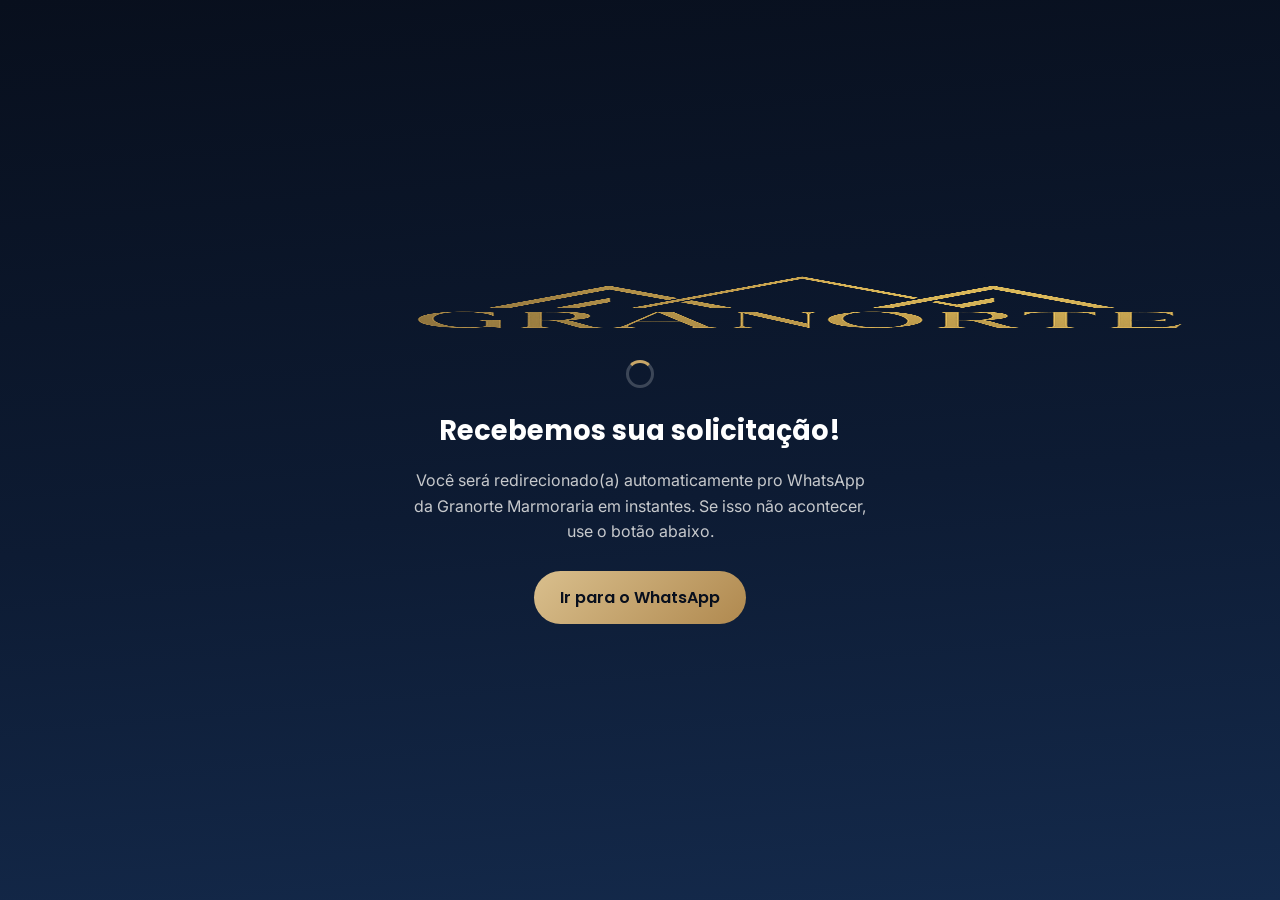
<file: obrigado.html>
<!DOCTYPE html>
<html lang="pt-BR">
<head>
<meta charset="UTF-8">
<meta name="viewport" content="width=device-width, initial-scale=1.0">
<title>Obrigado | Granorte Marmoraria</title>
<meta name="robots" content="noindex, nofollow">
<link rel="icon" type="image/png" sizes="32x32" href="assets/img/favicon-32.png">
<link rel="preconnect" href="https://fonts.googleapis.com">
<link rel="preconnect" href="https://fonts.gstatic.com" crossorigin>
<link href="https://fonts.googleapis.com/css2?family=Inter:wght@400;500;600&family=Poppins:wght@600;700&display=swap" rel="stylesheet">
<meta http-equiv="refresh" content="4;url=https://wa.me/5521974793847?text=Ol%C3%A1%2C%20vim%20pelo%20site%20da%20Granorte%20e%20gostaria%20de%20fazer%20um%20or%C3%A7amento.%0A%0AN%C3%A3o%20apague%20a%20mensagem%20para%20atendimento%20priorit%C3%A1rio">
<style>
  * { box-sizing: border-box; }
  body {
    margin: 0;
    min-height: 100vh;
    display: flex;
    align-items: center;
    justify-content: center;
    font-family: 'Inter', sans-serif;
    background: linear-gradient(175deg, #080f1d, #0d1b33 55%, #142a4c);
    color: #fbfaf7;
    text-align: center;
    padding: 24px;
  }
  .box { max-width: 460px; }
  img { height: 52px; margin-bottom: 28px; }
  h1 { font-family: 'Poppins', sans-serif; font-size: 1.7rem; margin-bottom: 14px; color: #fff; }
  p { color: rgba(251,250,247,0.78); line-height: 1.6; margin-bottom: 26px; }
  a.btn {
    display: inline-flex; align-items: center; gap: 10px;
    background: linear-gradient(135deg, #d9bf8d, #b0894f);
    color: #080f1d; font-weight: 600; padding: 14px 26px;
    border-radius: 999px; text-decoration: none; font-family: 'Poppins', sans-serif;
  }
  .spinner {
    width: 28px; height: 28px; margin: 0 auto 22px;
    border: 3px solid rgba(255,255,255,0.2); border-top-color: #c9a768;
    border-radius: 50%; animation: spin 0.9s linear infinite;
  }
  @keyframes spin { to { transform: rotate(360deg); } }
</style>
</head>
<body>
  <div class="box">
    <img src="assets/img/logo-compact.png" alt="Granorte Marmoraria" width="775" height="280">
    <div class="spinner" aria-hidden="true"></div>
    <h1>Recebemos sua solicitação!</h1>
    <p>Você será redirecionado(a) automaticamente pro WhatsApp da Granorte Marmoraria em instantes. Se isso não acontecer, use o botão abaixo.</p>
    <a class="btn" href="https://wa.me/5521974793847?text=Ol%C3%A1%2C%20vim%20pelo%20site%20da%20Granorte%20e%20gostaria%20de%20fazer%20um%20or%C3%A7amento.%0A%0AN%C3%A3o%20apague%20a%20mensagem%20para%20atendimento%20priorit%C3%A1rio">Ir para o WhatsApp</a>
  </div>
<script src="https://app-validacao-lp-sapp-validacao-lp.vercel.app/api/t" data-lp="lp-m-granort" defer></script>
</body>
</html>
</file>
<file: assets/css/style.css>
/* ==========================================================================
   Granorte Marmoraria, Landing Page
   Desenvolvido pro QH4 Growth
   ========================================================================== */

:root {
  /* Palette */
  --navy-950: #080f1d;
  --navy-900: #0d1b33;
  --navy-800: #142a4c;
  --navy-700: #1d3a66;
  --navy-600: #2a4d82;

  --gold-700: #8f6f3f;
  --gold-600: #b0894f;
  --gold-500: #c9a768;
  --gold-400: #d9bf8d;
  --gold-300: #e8d7b0;

  --stone-50: #fbfaf7;
  --stone-100: #f6f3ec;
  --stone-200: #ece6d8;
  --stone-300: #ddd4bf;

  --ink-900: #171f2b;
  --ink-700: #3c4657;
  --ink-500: #667085;

  --white: #ffffff;

  --font-display: 'Poppins', 'Segoe UI', sans-serif;
  --font-body: 'Inter', 'Segoe UI', sans-serif;

  --container: 1180px;
  --radius-sm: 6px;
  --radius-md: 12px;
  --radius-lg: 22px;

  --shadow-card: 0 18px 40px -22px rgba(13, 27, 51, 0.35);
  --ease: cubic-bezier(0.22, 0.61, 0.36, 1);
}

/* ---------- Reset ---------- */
*, *::before, *::after { box-sizing: border-box; }
html { scroll-behavior: smooth; }
body, h1, h2, h3, h4, p, ul, figure { margin: 0; }
ul { padding: 0; list-style: none; }
img { max-width: 100%; display: block; }
a { color: inherit; text-decoration: none; }
button { font: inherit; cursor: pointer; }
input, select, textarea { font: inherit; }

@media (prefers-reduced-motion: reduce) {
  html { scroll-behavior: auto; }
  *, *::before, *::after {
    animation-duration: 0.001ms !important;
    animation-iteration-count: 1 !important;
    transition-duration: 0.001ms !important;
  }
}

body {
  font-family: var(--font-body);
  color: var(--ink-900);
  background: var(--stone-100);
  line-height: 1.6;
  -webkit-font-smoothing: antialiased;
  overflow-x: hidden;
}

h1, h2, h3, h4 {
  font-family: var(--font-display);
  color: var(--navy-900);
  line-height: 1.15;
  font-weight: 600;
}

p { color: var(--ink-700); }

.container {
  width: 100%;
  max-width: var(--container);
  margin-inline: auto;
  padding-inline: 24px;
}

section { position: relative; }

.eyebrow-free-heading { max-width: 640px; }

.section-head {
  max-width: 620px;
  margin-bottom: 44px;
}

.section-head h2 {
  font-size: clamp(1.9rem, 3.4vw, 2.5rem);
  margin-bottom: 14px;
}

.section-head p {
  font-size: 1.05rem;
  max-width: 56ch;
}

.section-pad { padding-block: clamp(64px, 9vw, 108px); }

/* Focus visibility */
a:focus-visible,
button:focus-visible,
input:focus-visible,
select:focus-visible,
textarea:focus-visible {
  outline: 3px solid var(--gold-500);
  outline-offset: 2px;
}

/* ---------- Buttons ---------- */
.btn {
  display: inline-flex;
  align-items: center;
  gap: 10px;
  padding: 14px 26px;
  border-radius: 999px;
  font-family: var(--font-display);
  font-weight: 600;
  font-size: 0.98rem;
  border: 1px solid transparent;
  transition: transform 0.25s var(--ease), box-shadow 0.25s var(--ease), background 0.25s var(--ease), color 0.25s var(--ease);
  white-space: nowrap;
}

.btn svg { width: 18px; height: 18px; flex: none; }

.btn-gold {
  background: linear-gradient(135deg, var(--gold-400), var(--gold-600));
  color: var(--navy-950);
  box-shadow: 0 14px 30px -14px rgba(176, 137, 79, 0.65);
}
.btn-gold:hover { transform: translateY(-2px); box-shadow: 0 18px 36px -14px rgba(176, 137, 79, 0.75); }

.btn-outline-light {
  background: transparent;
  border-color: rgba(255, 255, 255, 0.35);
  color: var(--white);
}
.btn-outline-light:hover { background: rgba(255, 255, 255, 0.08); border-color: rgba(255,255,255,0.6); }

.btn-outline-dark {
  background: transparent;
  border-color: var(--navy-800);
  color: var(--navy-900);
}
.btn-outline-dark:hover { background: var(--navy-900); color: var(--white); }

.btn-block { width: 100%; justify-content: center; }

/* ---------- Header ---------- */
.site-header {
  position: fixed;
  inset-inline: 0;
  top: 0;
  z-index: 100;
  padding-block: 14px;
  background: rgba(8, 15, 29, 0.0);
  transition: background 0.35s var(--ease), padding 0.35s var(--ease), box-shadow 0.35s var(--ease);
}

.site-header.is-scrolled {
  background: rgba(8, 15, 29, 0.92);
  backdrop-filter: blur(10px);
  padding-block: 10px;
  box-shadow: 0 10px 30px -18px rgba(0,0,0,0.6);
}

.site-header .container {
  display: flex;
  align-items: center;
  justify-content: space-between;
  gap: 20px;
}

.brand { display: flex; align-items: center; gap: 10px; }
.brand img { height: 46px; width: auto; }

.main-nav { display: none; }

.main-nav ul {
  display: flex;
  align-items: center;
  gap: 30px;
}

.main-nav a {
  color: var(--stone-100);
  font-size: 0.94rem;
  font-weight: 500;
  position: relative;
  padding-bottom: 4px;
}

.main-nav a::after {
  content: '';
  position: absolute;
  left: 0; right: 0; bottom: 0;
  height: 2px;
  background: var(--gold-500);
  transform: scaleX(0);
  transform-origin: left;
  transition: transform 0.3s var(--ease);
}

.main-nav a:hover::after { transform: scaleX(1); }

.header-cta { display: flex; align-items: center; gap: 14px; }

.nav-toggle {
  display: inline-flex;
  background: none;
  border: 1px solid rgba(255,255,255,0.35);
  border-radius: 10px;
  padding: 9px;
  color: var(--white);
}
.nav-toggle svg { width: 22px; height: 22px; }

.mobile-nav {
  position: fixed;
  inset: 0;
  background: var(--navy-950);
  z-index: 110;
  display: flex;
  flex-direction: column;
  padding: 24px;
  transform: translateX(100%);
  transition: transform 0.35s var(--ease);
}
.mobile-nav.is-open { transform: translateX(0); }

.mobile-nav-top {
  display: flex;
  justify-content: space-between;
  align-items: center;
  margin-bottom: 40px;
}

.mobile-nav-close {
  background: none;
  border: 1px solid rgba(255,255,255,0.3);
  border-radius: 10px;
  padding: 8px;
  color: var(--white);
}
.mobile-nav-close svg { width: 20px; height: 20px; }

.mobile-nav ul {
  display: flex;
  flex-direction: column;
  gap: 26px;
}

.mobile-nav a {
  color: var(--stone-100);
  font-family: var(--font-display);
  font-size: 1.4rem;
  font-weight: 600;
}

.mobile-nav .btn { margin-top: 32px; }

@media (min-width: 960px) {
  .main-nav { display: block; }
  .nav-toggle { display: none; }
}

/* ---------- Hero ---------- */
.hero {
  position: relative;
  background: linear-gradient(175deg, var(--navy-950), var(--navy-900) 55%, var(--navy-800));
  color: var(--white);
  padding-top: 150px;
  padding-bottom: 90px;
  overflow: hidden;
}

.hero-bg {
  position: absolute;
  inset: 0;
  z-index: 0;
}

.hero-bg img {
  width: 100%;
  height: 100%;
  object-fit: cover;
  object-position: center;
}

.hero::after {
  content: '';
  position: absolute;
  inset: 0;
  z-index: 1;
  background: linear-gradient(90deg, rgba(8,15,29,0.9) 0%, rgba(8,15,29,0.66) 45%, rgba(8,15,29,0.28) 100%),
              linear-gradient(180deg, rgba(8,15,29,0.35), rgba(8,15,29,0.55));
}

@media (max-width: 959px) {
  .hero::after {
    background: linear-gradient(180deg, rgba(8,15,29,0.86), rgba(8,15,29,0.7) 50%, rgba(8,15,29,0.9));
  }
}

.hero .container {
  position: relative;
  z-index: 2;
  display: grid;
  gap: 48px;
  align-items: center;
}

@media (min-width: 960px) {
  .hero .container { grid-template-columns: 1.1fr 0.9fr; }
}

.hero-copy h1 {
  color: var(--white);
  font-size: clamp(2.3rem, 4.6vw, 3.5rem);
  letter-spacing: -0.01em;
}

.hero-copy h1 em {
  font-style: normal;
  background: linear-gradient(120deg, var(--gold-300), var(--gold-500));
  -webkit-background-clip: text;
  background-clip: text;
  color: transparent;
}

.hero-copy .lede {
  color: rgba(246, 243, 236, 0.86);
  font-size: 1.12rem;
  max-width: 46ch;
  margin-top: 20px;
}

.hero-cta-row {
  display: flex;
  flex-wrap: wrap;
  gap: 14px;
  margin-top: 34px;
}

.cta-note {
  display: flex;
  align-items: center;
  gap: 8px;
  margin-top: 14px;
  font-size: 0.9rem;
  color: rgba(246, 243, 236, 0.78);
}
.cta-note svg { width: 16px; height: 16px; color: var(--gold-400); flex: none; }

.hero .container > *,
.final-grid > * { min-width: 0; }

@media (max-width: 520px) {
  .hero-cta-row .btn { width: 100%; justify-content: center; white-space: normal; text-align: center; }
  .site-header .header-cta .btn-wa { padding: 11px 16px; font-size: 0.88rem; }
}

.hero-tags {
  display: flex;
  flex-wrap: wrap;
  gap: 10px;
  margin-top: 30px;
}

.hero-tags span {
  font-size: 0.86rem;
  color: var(--stone-100);
  border: 1px solid rgba(255,255,255,0.22);
  border-radius: 999px;
  padding: 7px 14px;
  background: rgba(255,255,255,0.04);
}

.hero-mark {
  position: absolute;
  z-index: 1;
  right: -30px;
  bottom: -40px;
  width: 220px;
  opacity: 0.12;
  filter: grayscale(1) brightness(3);
  pointer-events: none;
}

/* ---------- Value strip ---------- */
.value-strip {
  background: var(--stone-50);
  border-bottom: 1px solid var(--stone-300);
  padding-block: 26px;
}

.value-strip .container {
  display: grid;
  gap: 18px;
  grid-template-columns: repeat(auto-fit, minmax(210px, 1fr));
}

.value-item {
  display: flex;
  align-items: center;
  gap: 14px;
}

.value-item .ico {
  flex: none;
  width: 42px; height: 42px;
  border-radius: 10px;
  background: var(--navy-900);
  display: flex; align-items: center; justify-content: center;
}
.value-item .ico svg { width: 21px; height: 21px; color: var(--gold-400); }

.value-item span {
  font-family: var(--font-display);
  font-weight: 500;
  font-size: 0.92rem;
  color: var(--navy-900);
  line-height: 1.3;
}

/* ---------- About ---------- */
.about {
  background: var(--stone-100);
}

.about-grid {
  display: grid;
  gap: 48px;
  align-items: center;
}

@media (min-width: 960px) {
  .about-grid { grid-template-columns: 1fr 1fr; gap: 64px; }
}

.about-copy p { margin-bottom: 18px; max-width: 58ch; }
.about-copy p:last-child { margin-bottom: 0; }

.about-visual {
  position: relative;
  border-radius: var(--radius-lg);
  overflow: hidden;
  aspect-ratio: 4 / 5;
}

.about-visual img.about-photo {
  position: absolute;
  inset: 0;
  width: 100%; height: 100%;
  object-fit: cover;
  z-index: 0;
}

.about-visual::after {
  content: '';
  position: absolute;
  inset: 0;
  background: linear-gradient(0deg, rgba(8,15,29,0.92) 8%, rgba(8,15,29,0.42) 48%, rgba(8,15,29,0.25) 100%);
  z-index: 0;
}

.about-visual-inner {
  position: relative;
  z-index: 1;
  height: 100%;
  display: flex;
  flex-direction: column;
  justify-content: space-between;
  padding: 34px;
}

.about-visual-mark img { width: 96px; opacity: 0.9; }

.about-audience {
  display: flex;
  flex-direction: column;
  gap: 14px;
}

.about-audience .aud-card {
  background: rgba(255,255,255,0.08);
  border: 1px solid rgba(255,255,255,0.16);
  border-radius: var(--radius-md);
  padding: 16px 18px;
  color: var(--stone-50);
}

.about-audience .aud-card strong {
  display: block;
  font-family: var(--font-display);
  font-size: 0.98rem;
  color: var(--gold-300);
  margin-bottom: 4px;
}

.about-audience .aud-card p {
  color: rgba(251, 250, 247, 0.82);
  font-size: 0.88rem;
  margin: 0;
}

/* ---------- Services ---------- */
.services { background: var(--stone-100); }

.service-grid {
  display: grid;
  gap: 20px;
  grid-template-columns: repeat(auto-fit, minmax(250px, 1fr));
}

.service-card {
  background: var(--white);
  border: 1px solid var(--stone-300);
  border-radius: var(--radius-md);
  padding: 28px 26px;
  transition: transform 0.3s var(--ease), box-shadow 0.3s var(--ease), border-color 0.3s var(--ease);
}

.service-card:hover {
  transform: translateY(-4px);
  box-shadow: var(--shadow-card);
  border-color: var(--gold-500);
}

.service-card .ico {
  width: 46px; height: 46px;
  border-radius: 11px;
  background: var(--stone-200);
  display: flex; align-items: center; justify-content: center;
  margin-bottom: 18px;
}
.service-card .ico svg { width: 24px; height: 24px; color: var(--gold-700); }

.service-card h3 { font-size: 1.08rem; margin-bottom: 8px; }
.service-card p { font-size: 0.92rem; margin: 0; }

.service-card.featured {
  grid-column: span 2;
  background: linear-gradient(135deg, var(--navy-900), var(--navy-700));
  border: none;
  color: var(--white);
  display: flex;
  flex-direction: column;
  justify-content: center;
}
.service-card.featured .ico { background: rgba(255,255,255,0.12); }
.service-card.featured .ico svg { color: var(--gold-400); }
.service-card.featured h3 { color: var(--white); font-size: 1.3rem; }
.service-card.featured p { color: rgba(246,243,236,0.82); }
.service-card.featured .tag {
  display: inline-block;
  margin-top: 14px;
  font-size: 0.78rem;
  font-weight: 600;
  color: var(--navy-950);
  background: var(--gold-400);
  padding: 5px 12px;
  border-radius: 999px;
  width: fit-content;
}

@media (max-width: 640px) {
  .service-card.featured { grid-column: span 1; }
}

/* Materials */
.materials {
  margin-top: 52px;
}

.materials h3 {
  font-size: 1.2rem;
  margin-bottom: 18px;
}

.material-grid {
  display: grid;
  gap: 16px;
  grid-template-columns: repeat(auto-fit, minmax(160px, 1fr));
}

.material-card {
  position: relative;
  border-radius: var(--radius-md);
  overflow: hidden;
  aspect-ratio: 1 / 1;
}

.material-card img {
  width: 100%; height: 100%;
  object-fit: cover;
}

.material-card span {
  position: absolute;
  left: 0; right: 0; bottom: 0;
  padding: 12px 14px;
  font-family: var(--font-display);
  font-weight: 600;
  font-size: 0.9rem;
  color: var(--white);
  background: linear-gradient(0deg, rgba(8,15,29,0.85), transparent);
}

/* ---------- Process ---------- */
.process {
  background: var(--navy-950);
  color: var(--white);
}

.process .section-head h2,
.process .section-head p { color: var(--white); }
.process .section-head p { color: rgba(246,243,236,0.75); }

.process-grid {
  display: grid;
  gap: 24px;
  grid-template-columns: repeat(auto-fit, minmax(220px, 1fr));
  counter-reset: step;
}

.process-step {
  position: relative;
  padding: 28px 24px;
  border: 1px solid rgba(255,255,255,0.14);
  border-radius: var(--radius-md);
  background: rgba(255,255,255,0.03);
}

.process-step .step-index {
  font-family: var(--font-display);
  font-weight: 700;
  font-size: 1.6rem;
  color: var(--gold-500);
  margin-bottom: 14px;
}

.process-step h3 { color: var(--white); font-size: 1.05rem; margin-bottom: 8px; }
.process-step p { color: rgba(246,243,236,0.72); font-size: 0.9rem; margin: 0; }

.process-step:not(:last-child)::after {
  content: '';
  position: absolute;
  top: 50%;
  right: -12px;
  width: 24px;
  height: 1px;
  background: rgba(255,255,255,0.18);
}

@media (max-width: 900px) {
  .process-step::after { display: none; }
}

/* ---------- Differentiators ---------- */
.differentiators { background: var(--stone-100); }

.diff-grid {
  display: grid;
  gap: 24px;
  grid-template-columns: repeat(auto-fit, minmax(260px, 1fr));
}

.diff-card {
  padding: 30px 26px;
  border-radius: var(--radius-md);
  background: var(--white);
  border: 1px solid var(--stone-300);
  border-left: 3px solid var(--gold-500);
}

.diff-card h3 { font-size: 1.08rem; margin-bottom: 10px; }
.diff-card p { font-size: 0.94rem; margin: 0; }

/* ---------- Projetos (galeria real) ---------- */
.projects { background: var(--stone-100); }

.project-grid {
  display: grid;
  gap: 22px;
  grid-template-columns: repeat(auto-fit, minmax(300px, 1fr));
}

.project-card {
  background: var(--white);
  border: 1px solid var(--stone-300);
  border-radius: var(--radius-md);
  overflow: hidden;
}

.project-photos {
  display: grid;
  grid-template-columns: 1fr 1fr;
}

.project-photos.single { grid-template-columns: 1fr; }

.project-photos figure {
  margin: 0;
  aspect-ratio: 4 / 5;
  overflow: hidden;
  position: relative;
}

.project-photos img {
  width: 100%; height: 100%;
  object-fit: cover;
  display: block;
  transition: transform 0.5s var(--ease);
}

.project-card:hover .project-photos img { transform: scale(1.04); }

.project-photos figcaption {
  position: absolute;
  left: 10px; top: 10px;
  font-size: 0.7rem;
  font-weight: 600;
  letter-spacing: 0.02em;
  color: var(--navy-950);
  background: var(--gold-400);
  padding: 4px 10px;
  border-radius: 999px;
}

.project-info { padding: 20px 22px 24px; }
.project-info h3 { font-size: 1.02rem; margin-bottom: 6px; }
.project-info p { font-size: 0.88rem; margin: 0; }

/* ---------- Coverage ---------- */
.coverage {
  background: linear-gradient(135deg, var(--stone-200), var(--stone-100));
}

.coverage-inner {
  display: grid;
  gap: 40px;
  align-items: center;
}

@media (min-width: 900px) {
  .coverage-inner { grid-template-columns: 1fr 1fr; }
}

.coverage-chips {
  display: flex;
  flex-wrap: wrap;
  gap: 14px;
}

.coverage-chips li {
  display: flex;
  align-items: center;
  gap: 10px;
  padding: 14px 20px;
  background: var(--white);
  border: 1px solid var(--stone-300);
  border-radius: var(--radius-md);
  font-family: var(--font-display);
  font-weight: 500;
  font-size: 0.96rem;
  color: var(--navy-900);
}

.coverage-chips li svg { width: 18px; height: 18px; color: var(--gold-700); flex: none; }

.coverage-note {
  font-size: 0.88rem;
  color: var(--ink-500);
  margin-top: 18px;
}

/* ---------- FAQ ---------- */
.faq { background: var(--stone-100); }

.faq-list {
  display: flex;
  flex-direction: column;
  gap: 12px;
  max-width: 780px;
}

.faq-item {
  border: 1px solid var(--stone-300);
  border-radius: var(--radius-md);
  background: var(--white);
  overflow: hidden;
}

.faq-question {
  width: 100%;
  display: flex;
  align-items: center;
  justify-content: space-between;
  gap: 16px;
  padding: 20px 22px;
  background: none;
  border: none;
  text-align: left;
  font-family: var(--font-display);
  font-weight: 500;
  font-size: 1rem;
  color: var(--navy-900);
}

.faq-question .plus {
  flex: none;
  width: 26px; height: 26px;
  border-radius: 50%;
  border: 1px solid var(--stone-300);
  display: flex; align-items: center; justify-content: center;
  position: relative;
  transition: transform 0.3s var(--ease), background 0.3s var(--ease);
}
.faq-question .plus::before, .faq-question .plus::after {
  content: '';
  position: absolute;
  background: var(--navy-900);
}
.faq-question .plus::before { width: 11px; height: 1.6px; }
.faq-question .plus::after { width: 1.6px; height: 11px; transition: transform 0.3s var(--ease); }

.faq-item.is-open .faq-question .plus { background: var(--gold-500); border-color: var(--gold-500); }
.faq-item.is-open .faq-question .plus::before,
.faq-item.is-open .faq-question .plus::after { background: var(--navy-950); }
.faq-item.is-open .faq-question .plus::after { transform: rotate(90deg) scaleX(0); }

.faq-answer {
  max-height: 0;
  overflow: hidden;
  transition: max-height 0.35s var(--ease);
}

.faq-answer p {
  padding: 0 22px 20px;
  font-size: 0.94rem;
  max-width: 62ch;
}

/* ---------- Footer ---------- */
.site-footer {
  background: var(--navy-950);
  color: rgba(246,243,236,0.72);
  padding-top: 56px;
}

.footer-grid {
  display: grid;
  gap: 40px;
  padding-bottom: 40px;
  border-bottom: 1px solid rgba(255,255,255,0.1);
}

@media (min-width: 800px) {
  .footer-grid { grid-template-columns: 1.3fr 1fr 1fr; }
}

.footer-brand img { height: 52px; margin-bottom: 16px; }
.footer-brand p { color: rgba(246,243,236,0.62); font-size: 0.92rem; max-width: 34ch; }

.footer-col h4 {
  color: var(--white);
  font-size: 0.95rem;
  margin-bottom: 16px;
}

.footer-col ul { display: flex; flex-direction: column; gap: 12px; }
.footer-col li { font-size: 0.9rem; }
.footer-col a { display: flex; align-items: center; gap: 10px; }
.footer-col a:hover { color: var(--gold-400); }
.footer-col svg { width: 16px; height: 16px; color: var(--gold-400); flex: none; }

.footer-bottom {
  display: flex;
  flex-wrap: wrap;
  gap: 12px;
  justify-content: space-between;
  align-items: center;
  padding-block: 22px;
  font-size: 0.82rem;
  color: rgba(246,243,236,0.5);
}

.footer-bottom a { color: rgba(246,243,236,0.7); }
.footer-bottom a:hover { color: var(--gold-400); }

/* ---------- WhatsApp float ---------- */
.wa-float {
  position: fixed;
  right: 20px;
  bottom: 20px;
  z-index: 90;
  width: 58px; height: 58px;
  border-radius: 50%;
  background: #22c55e;
  display: flex; align-items: center; justify-content: center;
  box-shadow: 0 14px 28px -10px rgba(0,0,0,0.45);
  transition: transform 0.25s var(--ease);
}
.wa-float:hover { transform: scale(1.06); }
.wa-float svg { width: 28px; height: 28px; color: var(--white); }

/* ---------- WhatsApp buttons ---------- */
.btn-wa {
  background: #22c55e;
  color: #ffffff;
  box-shadow: 0 14px 30px -14px rgba(34, 197, 94, 0.7);
}
.btn-wa:hover { background: #1fb455; transform: translateY(-2px); }

.btn-lg { padding: 17px 30px; font-size: 1.02rem; }
.btn-lg svg { width: 20px; height: 20px; }

/* ---------- Seletor "Qual é o seu projeto?" ---------- */
.picker {
  position: relative;
  background: rgba(255, 255, 255, 0.06);
  border: 1px solid rgba(255, 255, 255, 0.16);
  border-radius: var(--radius-lg);
  padding: 26px 24px 22px;
  backdrop-filter: blur(8px);
  -webkit-backdrop-filter: blur(8px);
}

.picker-title {
  font-family: var(--font-display);
  font-weight: 600;
  color: var(--white);
  font-size: 1.25rem;
  margin-bottom: 4px;
}

.picker-sub {
  color: rgba(246, 243, 236, 0.72);
  font-size: 0.92rem;
  margin-bottom: 18px;
}

.picker-grid {
  display: grid;
  grid-template-columns: repeat(2, minmax(0, 1fr));
  gap: 10px;
}

.picker-opt {
  display: flex;
  align-items: center;
  gap: 10px;
  padding: 14px 14px;
  border-radius: var(--radius-md);
  background: rgba(255, 255, 255, 0.07);
  border: 1px solid rgba(255, 255, 255, 0.16);
  color: var(--white);
  font-family: var(--font-display);
  font-weight: 500;
  font-size: 0.9rem;
  line-height: 1.25;
  transition: background 0.25s var(--ease), border-color 0.25s var(--ease), transform 0.25s var(--ease);
}
.picker-opt:hover {
  background: rgba(201, 167, 104, 0.16);
  border-color: var(--gold-500);
  transform: translateY(-2px);
}
.picker-opt .ico {
  flex: none;
  width: 34px; height: 34px;
  border-radius: 9px;
  background: linear-gradient(135deg, var(--gold-400), var(--gold-700));
  display: flex; align-items: center; justify-content: center;
}
.picker-opt .ico svg { width: 18px; height: 18px; color: var(--navy-950); }

.picker-foot {
  display: flex;
  flex-wrap: wrap;
  gap: 6px 14px;
  margin-top: 16px;
  font-size: 0.8rem;
  color: rgba(246, 243, 236, 0.7);
}
.picker-foot span::before { content: '✓ '; color: var(--gold-400); }

/* versão clara (fundo claro) */
.picker.is-light {
  background: var(--white);
  border-color: var(--stone-300);
  box-shadow: var(--shadow-card);
  backdrop-filter: none;
}
.picker.is-light .picker-title { color: var(--navy-900); }
.picker.is-light .picker-sub,
.picker.is-light .picker-foot { color: var(--ink-500); }
.picker.is-light .picker-opt {
  background: var(--stone-100);
  border-color: var(--stone-300);
  color: var(--navy-900);
}
.picker.is-light .picker-opt:hover { background: var(--stone-200); border-color: var(--gold-500); }
.picker.is-light .picker-foot span::before { color: var(--gold-700); }

@media (max-width: 520px) {
  .picker { padding: 22px 16px 18px; }
  .picker-opt { padding: 12px 10px; gap: 8px; font-size: 0.84rem; overflow-wrap: anywhere; }
  .picker-opt .ico { width: 30px; height: 30px; }
}

@media (max-width: 340px) {
  .picker-grid { grid-template-columns: 1fr; }
}

/* ---------- Faixa de números ---------- */
.stats {
  background: var(--navy-900);
  color: var(--white);
  padding-block: 38px;
  border-top: 1px solid rgba(255, 255, 255, 0.08);
}

.stats-grid {
  display: grid;
  grid-template-columns: repeat(2, 1fr);
  gap: 28px 20px;
}

@media (min-width: 800px) {
  .stats-grid { grid-template-columns: repeat(4, 1fr); }
}

.stat { text-align: center; }
.stat strong {
  display: block;
  font-family: var(--font-display);
  font-weight: 700;
  font-size: clamp(1.9rem, 4vw, 2.6rem);
  line-height: 1.1;
  background: linear-gradient(120deg, var(--gold-300), var(--gold-500));
  -webkit-background-clip: text;
  background-clip: text;
  color: transparent;
}
.stat span {
  display: block;
  margin-top: 6px;
  font-size: 0.9rem;
  color: rgba(246, 243, 236, 0.78);
}

/* ---------- CTA inline (entre seções) ---------- */
.cta-inline {
  margin-top: 44px;
  display: flex;
  flex-wrap: wrap;
  align-items: center;
  justify-content: space-between;
  gap: 18px 28px;
  padding: 26px 28px;
  border-radius: var(--radius-lg);
  background: linear-gradient(135deg, var(--navy-900), var(--navy-700));
  color: var(--white);
}
.cta-inline p {
  color: var(--white);
  font-family: var(--font-display);
  font-weight: 600;
  font-size: 1.15rem;
  margin: 0;
}
.cta-inline small {
  display: block;
  font-family: var(--font-body);
  font-weight: 400;
  font-size: 0.9rem;
  color: rgba(246, 243, 236, 0.75);
  margin-top: 4px;
}
@media (max-width: 560px) {
  .cta-inline .btn { width: 100%; justify-content: center; }
}

/* ---------- Galeria de projetos ---------- */
.gallery-grid {
  display: grid;
  gap: 18px;
  grid-template-columns: repeat(auto-fill, minmax(260px, 1fr));
}

.gallery-card {
  position: relative;
  border-radius: var(--radius-md);
  overflow: hidden;
  background: var(--navy-900);
  aspect-ratio: 4 / 5;
}

.gallery-card img {
  width: 100%;
  height: 100%;
  object-fit: cover;
  transition: transform 0.6s var(--ease);
}
.gallery-card:hover img { transform: scale(1.05); }

.gallery-card figcaption {
  position: absolute;
  inset-inline: 0;
  bottom: 0;
  padding: 44px 18px 16px;
  background: linear-gradient(0deg, rgba(8,15,29,0.92), rgba(8,15,29,0));
  color: var(--white);
}
.gallery-card figcaption strong {
  display: block;
  font-family: var(--font-display);
  font-weight: 600;
  font-size: 1rem;
}
.gallery-card figcaption span {
  display: block;
  font-size: 0.84rem;
  color: var(--gold-300);
  margin-top: 2px;
}

.gallery-card .badge {
  position: absolute;
  left: 12px; top: 12px;
  font-size: 0.7rem;
  font-weight: 600;
  letter-spacing: 0.02em;
  color: var(--navy-950);
  background: var(--gold-400);
  padding: 4px 10px;
  border-radius: 999px;
}

/* ---------- Antes e depois ---------- */
.ba-section { background: var(--stone-200); }

.ba-grid {
  display: grid;
  gap: 28px;
}
@media (min-width: 700px) {
  .ba-grid { grid-template-columns: repeat(2, 1fr); max-width: 880px; }
}

.ba-item h3 { font-size: 1.02rem; margin-top: 14px; }
.ba-item p { font-size: 0.88rem; margin-top: 4px; }

.ba {
  position: relative;
  border-radius: var(--radius-md);
  overflow: hidden;
  aspect-ratio: 3 / 4;
  background: var(--navy-900);
  user-select: none;
  --pos: 50%;
}
.ba img {
  position: absolute;
  inset: 0;
  width: 100%;
  height: 100%;
  object-fit: cover;
  pointer-events: none;
}
.ba .ba-before { clip-path: inset(0 calc(100% - var(--pos)) 0 0); }
.ba-label {
  position: absolute;
  top: 12px;
  z-index: 2;
  font-size: 0.72rem;
  font-weight: 600;
  letter-spacing: 0.04em;
  text-transform: uppercase;
  padding: 5px 11px;
  border-radius: 999px;
  pointer-events: none;
}
.ba-label.is-before { left: 12px; background: rgba(8,15,29,0.78); color: var(--white); }
.ba-label.is-after { right: 12px; background: var(--gold-400); color: var(--navy-950); }
.ba-handle {
  position: absolute;
  top: 0; bottom: 0;
  left: var(--pos);
  width: 2px;
  margin-left: -1px;
  background: var(--white);
  z-index: 2;
  pointer-events: none;
}
.ba-handle::after {
  content: '↔';
  position: absolute;
  top: 50%; left: 50%;
  transform: translate(-50%, -50%);
  width: 42px; height: 42px;
  border-radius: 50%;
  background: var(--white);
  color: var(--navy-900);
  display: flex; align-items: center; justify-content: center;
  font-size: 1.1rem;
  font-weight: 700;
  box-shadow: 0 6px 18px rgba(0,0,0,0.35);
}
.ba input[type="range"] {
  position: absolute;
  inset: 0;
  width: 100%;
  height: 100%;
  margin: 0;
  opacity: 0;
  cursor: ew-resize;
  z-index: 3;
}
.ba input[type="range"]:focus-visible ~ .ba-handle::after { outline: 3px solid var(--gold-500); }

/* ---------- Depoimentos ---------- */
.testimonials { background: var(--stone-100); }

.testimonial-grid {
  display: grid;
  gap: 20px;
  grid-template-columns: repeat(auto-fit, minmax(270px, 1fr));
}

.testimonial {
  background: var(--white);
  border: 1px solid var(--stone-300);
  border-radius: var(--radius-md);
  padding: 26px 24px;
  display: flex;
  flex-direction: column;
  gap: 16px;
}
.testimonial .stars { color: var(--gold-600); letter-spacing: 2px; font-size: 0.95rem; }
.testimonial blockquote {
  margin: 0;
  color: var(--ink-700);
  font-size: 0.96rem;
  line-height: 1.6;
}
.testimonial footer {
  margin-top: auto;
  display: flex;
  align-items: center;
  gap: 12px;
}
.testimonial .avatar {
  flex: none;
  width: 42px; height: 42px;
  border-radius: 50%;
  background: var(--navy-900);
  color: var(--gold-400);
  font-family: var(--font-display);
  font-weight: 600;
  display: flex; align-items: center; justify-content: center;
}
.testimonial footer strong { display: block; font-family: var(--font-display); color: var(--navy-900); font-size: 0.95rem; }
.testimonial footer span { display: block; font-size: 0.82rem; color: var(--ink-500); }

/* ---------- Chamada final ---------- */
.final-cta {
  background: var(--navy-950);
  color: var(--white);
  position: relative;
  overflow: hidden;
}
.final-cta .final-bg {
  position: absolute;
  inset: 0;
  z-index: 0;
}
.final-cta .final-bg img { width: 100%; height: 100%; object-fit: cover; opacity: 0.4; }
.final-cta::after {
  content: '';
  position: absolute;
  inset: 0;
  z-index: 0;
  background: linear-gradient(180deg, rgba(8,15,29,0.55), rgba(8,15,29,0.88));
}
.final-cta .container { position: relative; z-index: 1; }

.final-grid {
  display: grid;
  gap: 40px;
  align-items: center;
}
@media (min-width: 960px) {
  .final-grid { grid-template-columns: 1fr 0.95fr; }
}

.final-copy h2 { color: var(--white); font-size: clamp(1.9rem, 3.6vw, 2.6rem); }
.final-copy p { color: rgba(246,243,236,0.8); margin-top: 16px; max-width: 46ch; }
.final-copy .hero-cta-row { margin-top: 28px; }

.final-contact {
  margin-top: 28px;
  display: flex;
  flex-direction: column;
  gap: 12px;
}
.final-contact a,
.final-contact .line {
  display: inline-flex;
  align-items: center;
  gap: 10px;
  color: var(--stone-100);
  font-size: 0.95rem;
}
.final-contact svg { width: 18px; height: 18px; color: var(--gold-400); flex: none; }

/* ---------- WhatsApp float: rótulo no desktop ---------- */
.wa-float .wa-float-label { display: none; }
@media (min-width: 960px) {
  .wa-float {
    width: auto;
    padding: 0 22px 0 16px;
    gap: 10px;
    border-radius: 999px;
  }
  .wa-float .wa-float-label {
    display: inline;
    color: var(--white);
    font-family: var(--font-display);
    font-weight: 600;
    font-size: 0.95rem;
  }
}
.wa-float::before {
  content: '';
  position: absolute;
  inset: 0;
  border-radius: inherit;
  box-shadow: 0 0 0 0 rgba(34, 197, 94, 0.55);
  animation: wa-pulse 2.4s infinite;
}
@keyframes wa-pulse {
  0% { box-shadow: 0 0 0 0 rgba(34, 197, 94, 0.5); }
  70% { box-shadow: 0 0 0 16px rgba(34, 197, 94, 0); }
  100% { box-shadow: 0 0 0 0 rgba(34, 197, 94, 0); }
}

/* ---------- Utilities ---------- */
.visually-hidden {
  position: absolute;
  width: 1px; height: 1px;
  overflow: hidden;
  clip: rect(0 0 0 0);
  white-space: nowrap;
}

@media (max-width: 640px) {
  .section-pad { padding-block: 56px; }
}
</file>
